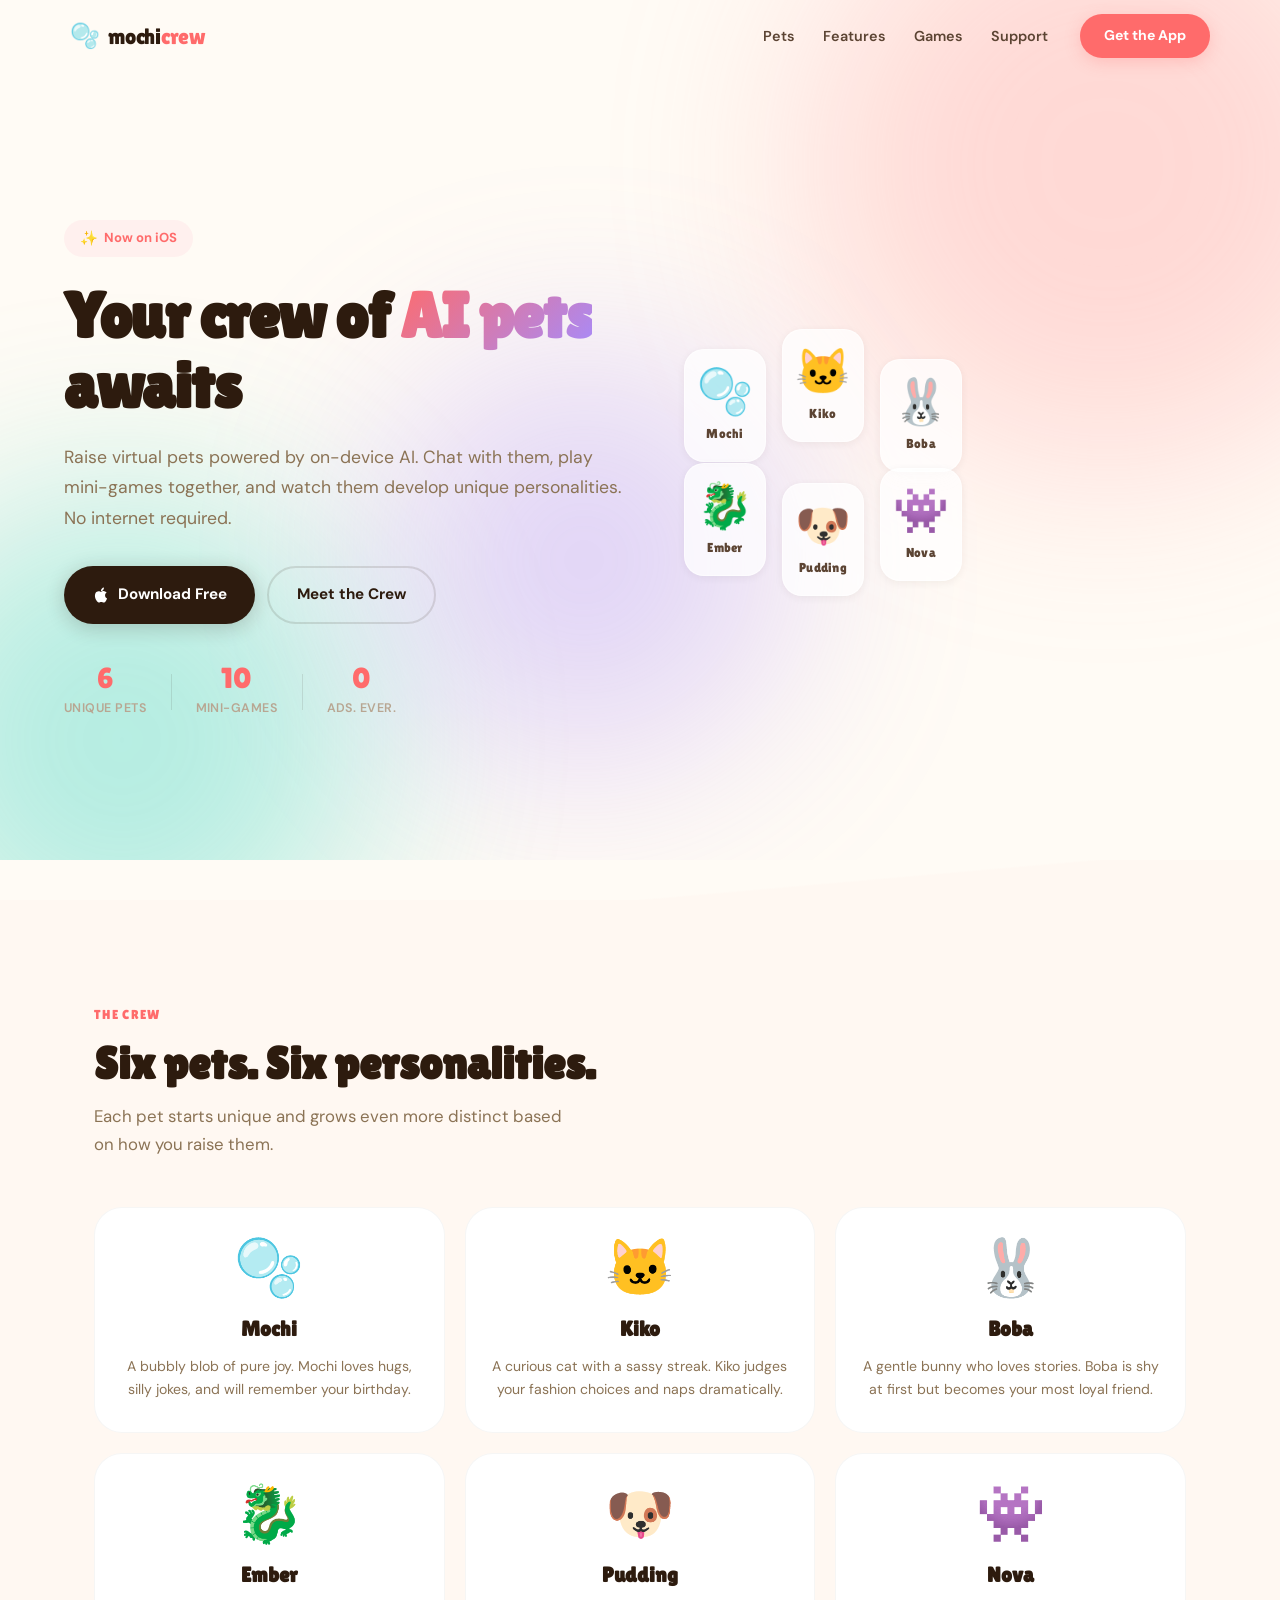
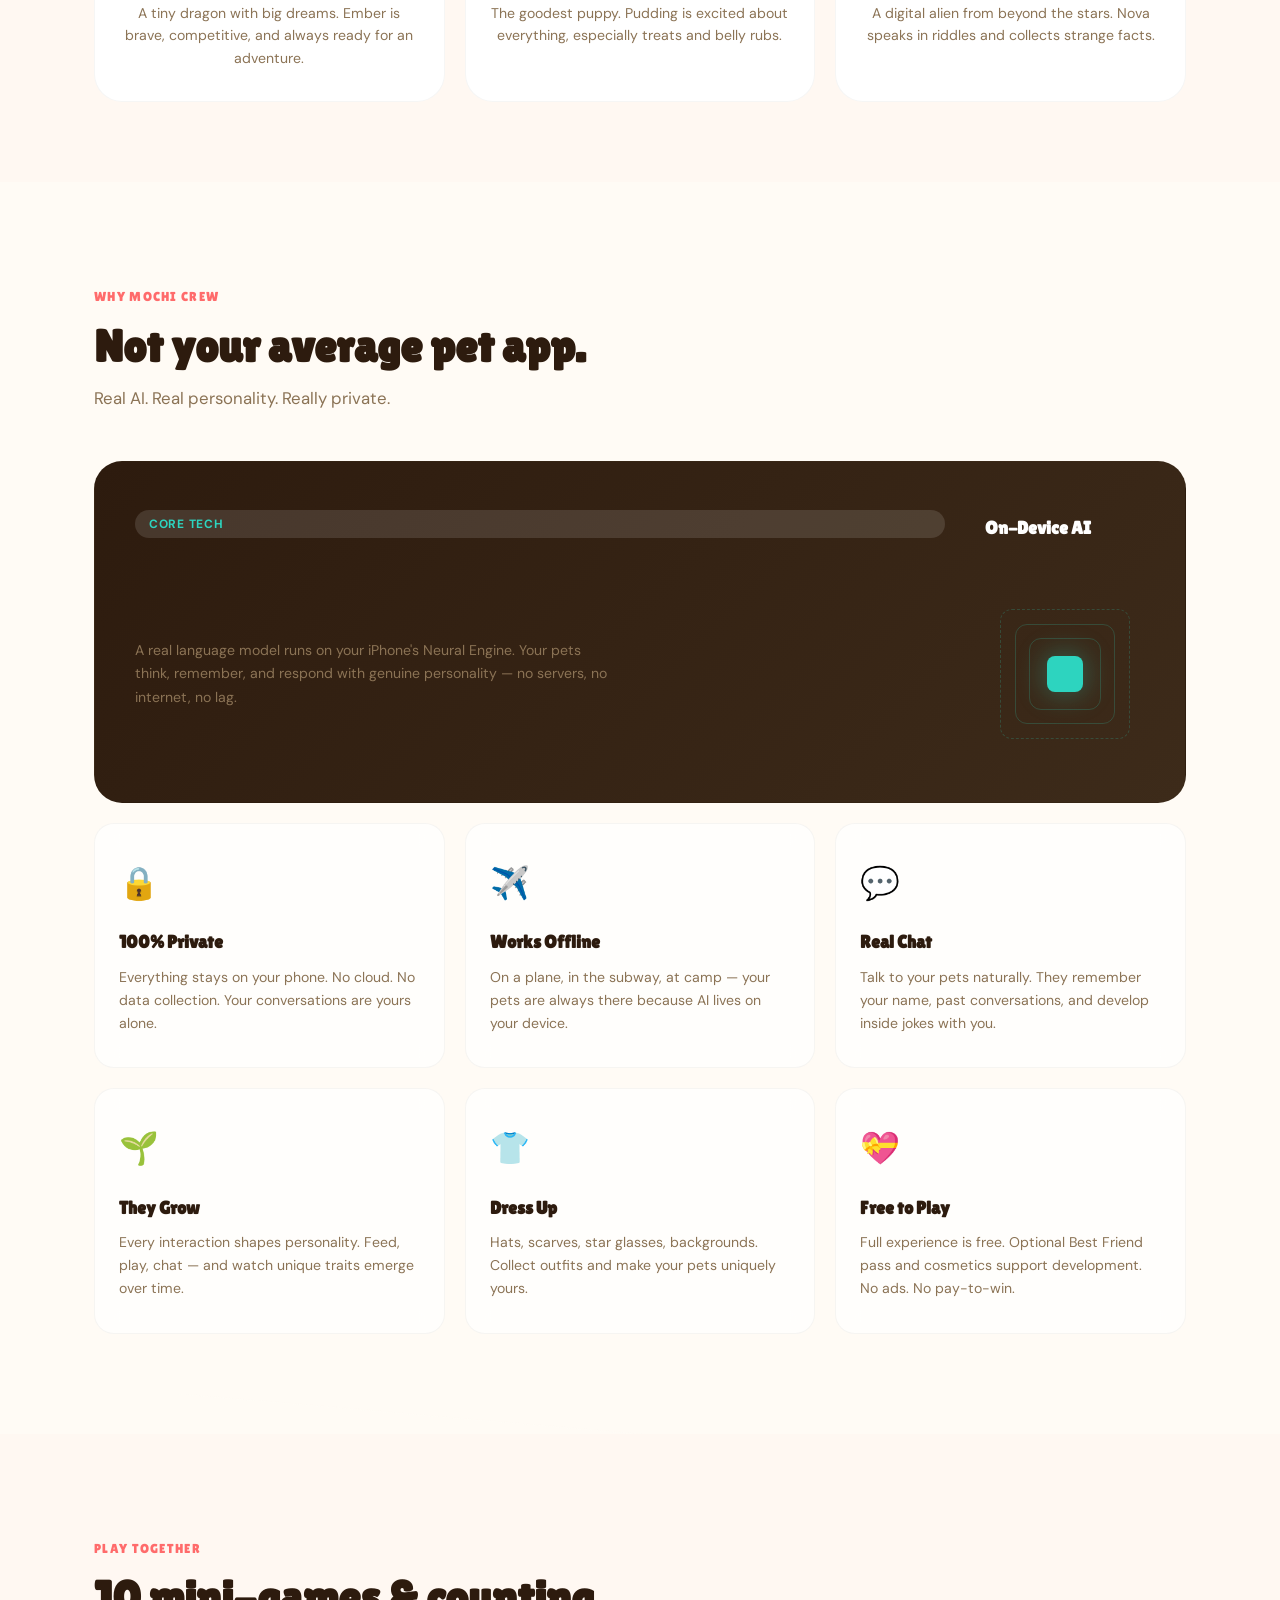
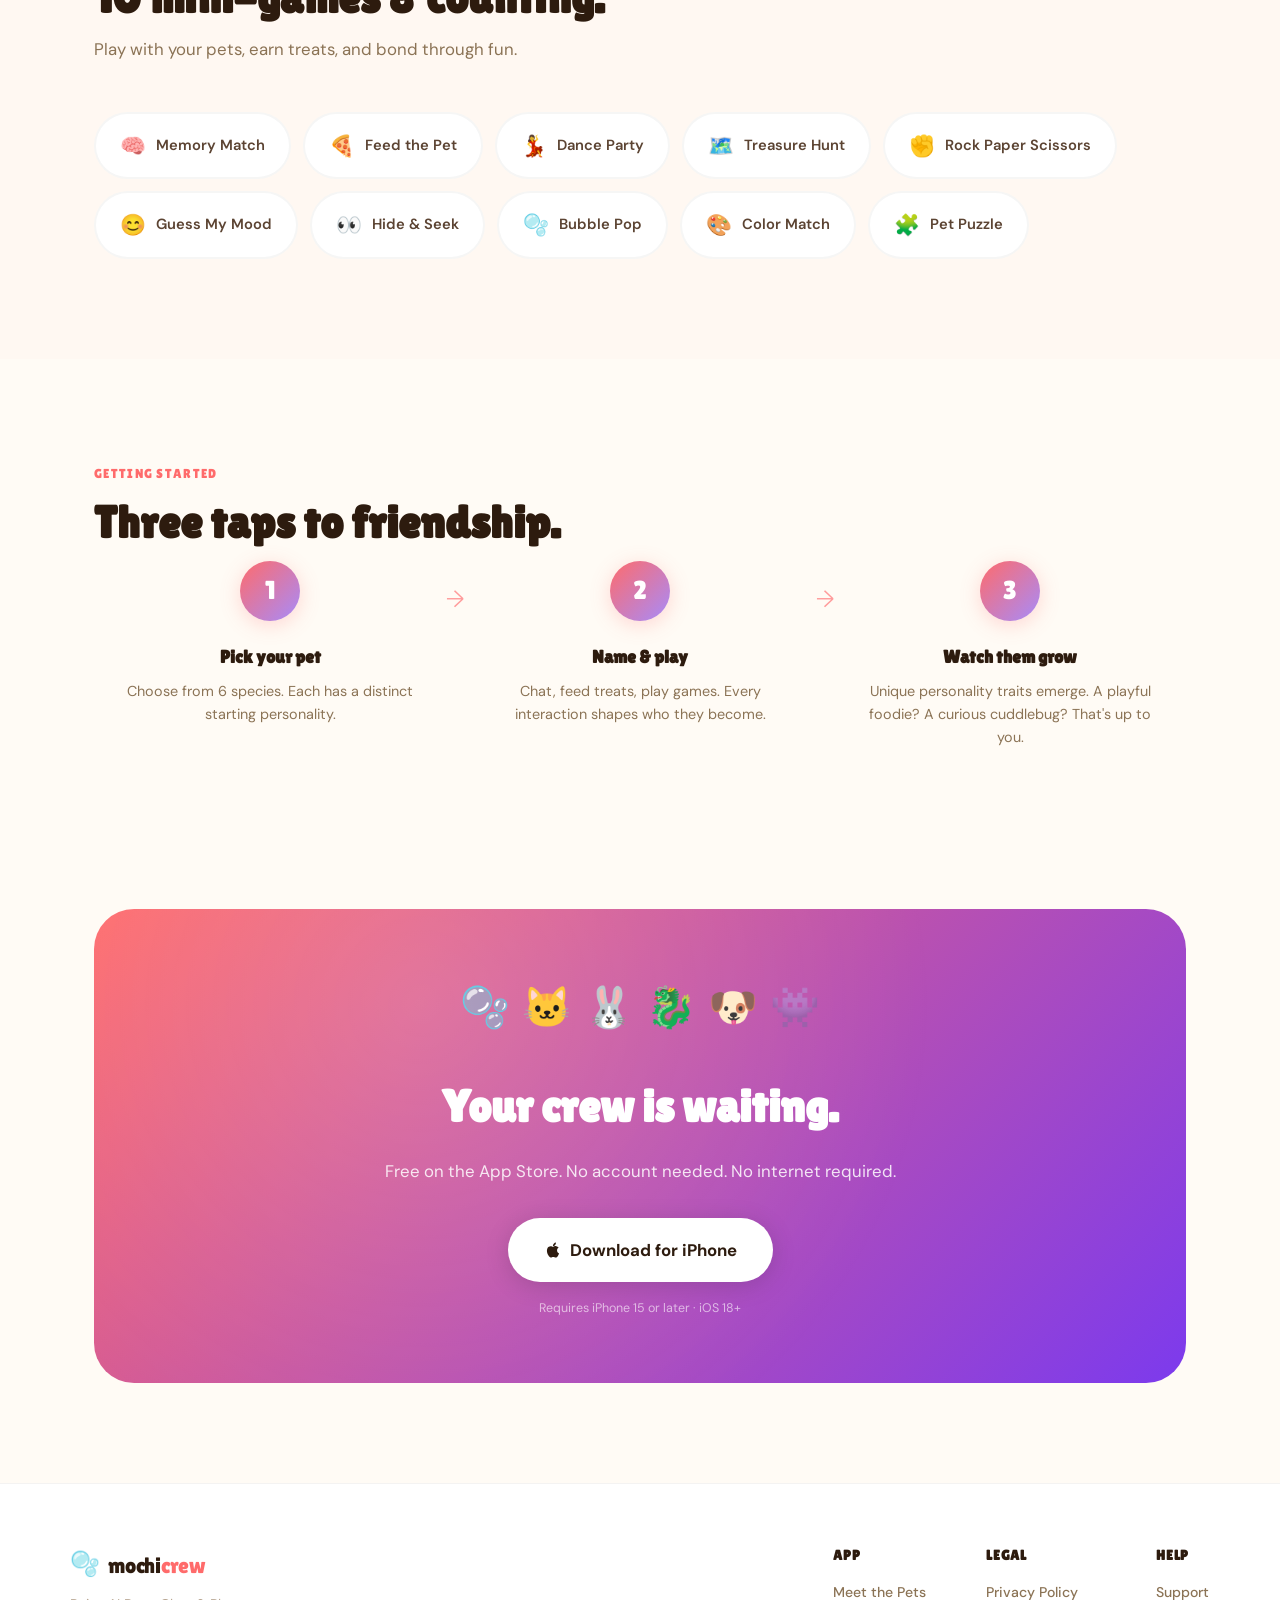
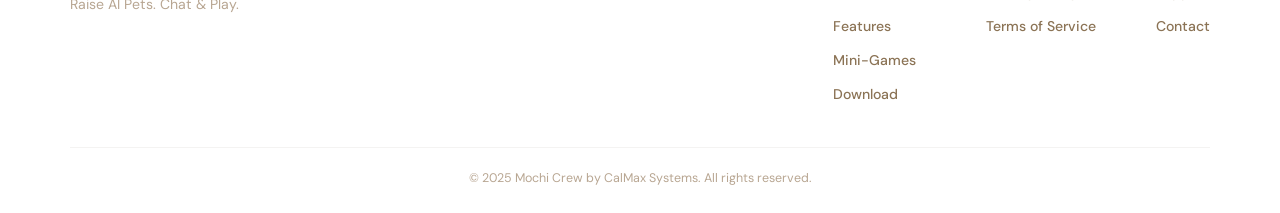
<file: index.html>
<!DOCTYPE html>
<html lang="en">
<head>
    <meta charset="UTF-8">
    <meta name="viewport" content="width=device-width, initial-scale=1.0">
    <title>Mochi Crew — Raise AI Pets · Chat & Play</title>
    <meta name="description" content="Meet your crew of AI-powered virtual pets. Chat, play mini-games, and watch them grow unique personalities — all powered by on-device AI. No internet needed.">
    <meta name="keywords" content="virtual pet, AI pet, mochi crew, iOS app, on-device AI, virtual companion, digital pet, tamagotchi, chat with pets">
    <meta property="og:title" content="Mochi Crew — Raise AI Pets · Chat & Play">
    <meta property="og:description" content="6 unique AI pets. 10 mini-games. Infinite personality. All on your iPhone.">
    <meta property="og:type" content="website">
    <meta property="og:url" content="https://mochicrew.com">
    <meta property="og:image" content="https://mochicrew.com/og-image.png">
    <meta name="twitter:card" content="summary_large_image">
    <link rel="canonical" href="https://mochicrew.com">
    <link rel="icon" type="image/png" href="/favicon.png">
    <link rel="apple-touch-icon" href="/apple-touch-icon.png">
    <link rel="preconnect" href="https://fonts.googleapis.com">
    <link rel="preconnect" href="https://fonts.gstatic.com" crossorigin>
    <link href="https://fonts.googleapis.com/css2?family=Lilita+One&family=DM+Sans:ital,opsz,wght@0,9..40,400;0,9..40,500;0,9..40,600;0,9..40,700;1,9..40,400&display=swap" rel="stylesheet">
    <link rel="stylesheet" href="/styles.css">
</head>
<body>
    <!-- Animated background -->
    <div class="bg-canvas" aria-hidden="true">
        <div class="bg-shape shape-1"></div>
        <div class="bg-shape shape-2"></div>
        <div class="bg-shape shape-3"></div>
    </div>

    <!-- Navigation -->
    <nav class="nav" id="nav">
        <div class="nav-inner">
            <a href="/" class="nav-logo">
                <span class="logo-icon">🫧</span>
                <span class="logo-text">mochi<span class="logo-accent">crew</span></span>
            </a>
            <div class="nav-links">
                <a href="#pets">Pets</a>
                <a href="#features">Features</a>
                <a href="#games">Games</a>
                <a href="/support.html">Support</a>
            </div>
            <a href="#download" class="nav-cta">Get the App</a>
            <button class="nav-mobile" aria-label="Menu" id="navToggle">
                <span></span><span></span><span></span>
            </button>
        </div>
        <div class="mobile-menu" id="mobileMenu">
            <a href="#pets">Pets</a>
            <a href="#features">Features</a>
            <a href="#games">Games</a>
            <a href="/support.html">Support</a>
            <a href="#download" class="nav-cta">Get the App</a>
        </div>
    </nav>

    <!-- Hero -->
    <section class="hero">
        <div class="hero-content">
            <div class="hero-badge">
                <span class="badge-icon">✨</span>
                Now on iOS
            </div>
            <h1 class="hero-title">
                Your crew of
                <span class="hero-gradient">AI pets</span>
                awaits
            </h1>
            <p class="hero-sub">
                Raise virtual pets powered by on-device AI. Chat with them, play mini-games together, and watch them develop unique personalities. No internet required.
            </p>
            <div class="hero-actions">
                <a href="#download" class="btn btn-primary">
                    <svg class="btn-icon" viewBox="0 0 24 24" fill="currentColor"><path d="M18.71 19.5c-.83 1.24-1.71 2.45-3.05 2.47-1.34.03-1.77-.79-3.29-.79-1.53 0-2 .77-3.27.82-1.31.05-2.3-1.32-3.14-2.53C4.25 17 2.94 12.45 4.7 9.39c.87-1.52 2.43-2.48 4.12-2.51 1.28-.02 2.5.87 3.29.87.78 0 2.26-1.07 3.8-.91.65.03 2.47.26 3.64 1.98-.09.06-2.17 1.28-2.15 3.81.03 3.02 2.65 4.03 2.68 4.04-.03.07-.42 1.44-1.38 2.83M13 3.5c.73-.83 1.94-1.46 2.94-1.5.13 1.17-.34 2.35-1.04 3.19-.69.85-1.83 1.51-2.95 1.42-.15-1.15.41-2.35 1.05-3.11z"/></svg>
                    Download Free
                </a>
                <a href="#pets" class="btn btn-outline">Meet the Crew</a>
            </div>
            <div class="hero-stats">
                <div class="stat">
                    <span class="stat-num">6</span>
                    <span class="stat-label">Unique Pets</span>
                </div>
                <div class="stat-divider"></div>
                <div class="stat">
                    <span class="stat-num">10</span>
                    <span class="stat-label">Mini-Games</span>
                </div>
                <div class="stat-divider"></div>
                <div class="stat">
                    <span class="stat-num">0</span>
                    <span class="stat-label">Ads. Ever.</span>
                </div>
            </div>
        </div>
        <div class="hero-pets" aria-hidden="true">
            <div class="pet-parade">
                <div class="pet-bubble pet-mochi" style="--delay: 0s; --y: 0px">
                    <span class="pet-emoji">🫧</span>
                    <span class="pet-name-tag">Mochi</span>
                </div>
                <div class="pet-bubble pet-kiko" style="--delay: 0.15s; --y: -20px">
                    <span class="pet-emoji">🐱</span>
                    <span class="pet-name-tag">Kiko</span>
                </div>
                <div class="pet-bubble pet-boba" style="--delay: 0.3s; --y: 10px">
                    <span class="pet-emoji">🐰</span>
                    <span class="pet-name-tag">Boba</span>
                </div>
                <div class="pet-bubble pet-ember" style="--delay: 0.45s; --y: -15px">
                    <span class="pet-emoji">🐉</span>
                    <span class="pet-name-tag">Ember</span>
                </div>
                <div class="pet-bubble pet-pudding" style="--delay: 0.6s; --y: 5px">
                    <span class="pet-emoji">🐶</span>
                    <span class="pet-name-tag">Pudding</span>
                </div>
                <div class="pet-bubble pet-nova" style="--delay: 0.75s; --y: -10px">
                    <span class="pet-emoji">👾</span>
                    <span class="pet-name-tag">Nova</span>
                </div>
            </div>
        </div>
    </section>

    <!-- Diagonal divider -->
    <div class="divider divider-1" aria-hidden="true"></div>

    <!-- Meet the Crew -->
    <section class="pets-section" id="pets">
        <div class="container">
            <div class="section-tag">The Crew</div>
            <h2 class="section-title">Six pets. Six personalities.</h2>
            <p class="section-sub">Each pet starts unique and grows even more distinct based on how you raise them.</p>

            <div class="pets-grid">
                <div class="pet-card" style="--accent: #FF8FAB">
                    <div class="pet-card-emoji">🫧</div>
                    <div class="pet-card-info">
                        <h3>Mochi</h3>
                        <p>A bubbly blob of pure joy. Mochi loves hugs, silly jokes, and will remember your birthday.</p>
                    </div>
                    <div class="pet-card-glow"></div>
                </div>
                <div class="pet-card" style="--accent: #A78BFA">
                    <div class="pet-card-emoji">🐱</div>
                    <div class="pet-card-info">
                        <h3>Kiko</h3>
                        <p>A curious cat with a sassy streak. Kiko judges your fashion choices and naps dramatically.</p>
                    </div>
                    <div class="pet-card-glow"></div>
                </div>
                <div class="pet-card" style="--accent: #FB923C">
                    <div class="pet-card-emoji">🐰</div>
                    <div class="pet-card-info">
                        <h3>Boba</h3>
                        <p>A gentle bunny who loves stories. Boba is shy at first but becomes your most loyal friend.</p>
                    </div>
                    <div class="pet-card-glow"></div>
                </div>
                <div class="pet-card" style="--accent: #F87171">
                    <div class="pet-card-emoji">🐉</div>
                    <div class="pet-card-info">
                        <h3>Ember</h3>
                        <p>A tiny dragon with big dreams. Ember is brave, competitive, and always ready for an adventure.</p>
                    </div>
                    <div class="pet-card-glow"></div>
                </div>
                <div class="pet-card" style="--accent: #FBBF24">
                    <div class="pet-card-emoji">🐶</div>
                    <div class="pet-card-info">
                        <h3>Pudding</h3>
                        <p>The goodest puppy. Pudding is excited about everything, especially treats and belly rubs.</p>
                    </div>
                    <div class="pet-card-glow"></div>
                </div>
                <div class="pet-card" style="--accent: #34D399">
                    <div class="pet-card-emoji">👾</div>
                    <div class="pet-card-info">
                        <h3>Nova</h3>
                        <p>A digital alien from beyond the stars. Nova speaks in riddles and collects strange facts.</p>
                    </div>
                    <div class="pet-card-glow"></div>
                </div>
            </div>
        </div>
    </section>

    <!-- Features -->
    <section class="features-section" id="features">
        <div class="container">
            <div class="section-tag">Why Mochi Crew</div>
            <h2 class="section-title">Not your average pet app.</h2>
            <p class="section-sub">Real AI. Real personality. Really private.</p>

            <div class="features-grid">
                <div class="feature-card feature-hero-card">
                    <div class="feature-badge">Core Tech</div>
                    <h3>On-Device AI</h3>
                    <p>A real language model runs on your iPhone's Neural Engine. Your pets think, remember, and respond with genuine personality — no servers, no internet, no lag.</p>
                    <div class="feature-visual">
                        <div class="ai-chip">
                            <div class="chip-core"></div>
                            <div class="chip-ring ring-1"></div>
                            <div class="chip-ring ring-2"></div>
                            <div class="chip-ring ring-3"></div>
                        </div>
                    </div>
                </div>
                <div class="feature-card">
                    <div class="feature-icon">🔒</div>
                    <h3>100% Private</h3>
                    <p>Everything stays on your phone. No cloud. No data collection. Your conversations are yours alone.</p>
                </div>
                <div class="feature-card">
                    <div class="feature-icon">✈️</div>
                    <h3>Works Offline</h3>
                    <p>On a plane, in the subway, at camp — your pets are always there because AI lives on your device.</p>
                </div>
                <div class="feature-card">
                    <div class="feature-icon">💬</div>
                    <h3>Real Chat</h3>
                    <p>Talk to your pets naturally. They remember your name, past conversations, and develop inside jokes with you.</p>
                </div>
                <div class="feature-card">
                    <div class="feature-icon">🌱</div>
                    <h3>They Grow</h3>
                    <p>Every interaction shapes personality. Feed, play, chat — and watch unique traits emerge over time.</p>
                </div>
                <div class="feature-card">
                    <div class="feature-icon">👕</div>
                    <h3>Dress Up</h3>
                    <p>Hats, scarves, star glasses, backgrounds. Collect outfits and make your pets uniquely yours.</p>
                </div>
                <div class="feature-card">
                    <div class="feature-icon">💝</div>
                    <h3>Free to Play</h3>
                    <p>Full experience is free. Optional Best Friend pass and cosmetics support development. No ads. No pay-to-win.</p>
                </div>
            </div>
        </div>
    </section>

    <!-- Diagonal divider -->
    <div class="divider divider-2" aria-hidden="true"></div>

    <!-- Mini-Games -->
    <section class="games-section" id="games">
        <div class="container">
            <div class="section-tag">Play Together</div>
            <h2 class="section-title">10 mini-games & counting.</h2>
            <p class="section-sub">Play with your pets, earn treats, and bond through fun.</p>

            <div class="games-scroll">
                <div class="game-pill" style="--pill-color: #A78BFA">
                    <span class="game-icon">🧠</span>
                    <span>Memory Match</span>
                </div>
                <div class="game-pill" style="--pill-color: #FB923C">
                    <span class="game-icon">🍕</span>
                    <span>Feed the Pet</span>
                </div>
                <div class="game-pill" style="--pill-color: #F472B6">
                    <span class="game-icon">💃</span>
                    <span>Dance Party</span>
                </div>
                <div class="game-pill" style="--pill-color: #FBBF24">
                    <span class="game-icon">🗺️</span>
                    <span>Treasure Hunt</span>
                </div>
                <div class="game-pill" style="--pill-color: #60A5FA">
                    <span class="game-icon">✊</span>
                    <span>Rock Paper Scissors</span>
                </div>
                <div class="game-pill" style="--pill-color: #34D399">
                    <span class="game-icon">😊</span>
                    <span>Guess My Mood</span>
                </div>
                <div class="game-pill" style="--pill-color: #4ADE80">
                    <span class="game-icon">👀</span>
                    <span>Hide & Seek</span>
                </div>
                <div class="game-pill" style="--pill-color: #22D3EE">
                    <span class="game-icon">🫧</span>
                    <span>Bubble Pop</span>
                </div>
                <div class="game-pill" style="--pill-color: #818CF8">
                    <span class="game-icon">🎨</span>
                    <span>Color Match</span>
                </div>
                <div class="game-pill" style="--pill-color: #2DD4BF">
                    <span class="game-icon">🧩</span>
                    <span>Pet Puzzle</span>
                </div>
            </div>
        </div>
    </section>

    <!-- How It Works -->
    <section class="how-section">
        <div class="container">
            <div class="section-tag">Getting Started</div>
            <h2 class="section-title">Three taps to friendship.</h2>

            <div class="steps-row">
                <div class="step-card">
                    <div class="step-num">1</div>
                    <h3>Pick your pet</h3>
                    <p>Choose from 6 species. Each has a distinct starting personality.</p>
                </div>
                <div class="step-arrow" aria-hidden="true">→</div>
                <div class="step-card">
                    <div class="step-num">2</div>
                    <h3>Name & play</h3>
                    <p>Chat, feed treats, play games. Every interaction shapes who they become.</p>
                </div>
                <div class="step-arrow" aria-hidden="true">→</div>
                <div class="step-card">
                    <div class="step-num">3</div>
                    <h3>Watch them grow</h3>
                    <p>Unique personality traits emerge. A playful foodie? A curious cuddlebug? That's up to you.</p>
                </div>
            </div>
        </div>
    </section>

    <!-- Download CTA -->
    <section class="cta-section" id="download">
        <div class="container">
            <div class="cta-card">
                <div class="cta-pets" aria-hidden="true">
                    <span style="--i:0">🫧</span>
                    <span style="--i:1">🐱</span>
                    <span style="--i:2">🐰</span>
                    <span style="--i:3">🐉</span>
                    <span style="--i:4">🐶</span>
                    <span style="--i:5">👾</span>
                </div>
                <h2>Your crew is waiting.</h2>
                <p>Free on the App Store. No account needed. No internet required.</p>
                <a href="https://apps.apple.com/app/mochi-crew/id6760602312" class="btn btn-primary btn-lg">
                    <svg class="btn-icon" viewBox="0 0 24 24" fill="currentColor"><path d="M18.71 19.5c-.83 1.24-1.71 2.45-3.05 2.47-1.34.03-1.77-.79-3.29-.79-1.53 0-2 .77-3.27.82-1.31.05-2.3-1.32-3.14-2.53C4.25 17 2.94 12.45 4.7 9.39c.87-1.52 2.43-2.48 4.12-2.51 1.28-.02 2.5.87 3.29.87.78 0 2.26-1.07 3.8-.91.65.03 2.47.26 3.64 1.98-.09.06-2.17 1.28-2.15 3.81.03 3.02 2.65 4.03 2.68 4.04-.03.07-.42 1.44-1.38 2.83M13 3.5c.73-.83 1.94-1.46 2.94-1.5.13 1.17-.34 2.35-1.04 3.19-.69.85-1.83 1.51-2.95 1.42-.15-1.15.41-2.35 1.05-3.11z"/></svg>
                    Download for iPhone
                </a>
                <span class="cta-note">Requires iPhone 15 or later · iOS 18+</span>
            </div>
        </div>
    </section>

    <!-- Footer -->
    <footer class="footer">
        <div class="footer-inner">
            <div class="footer-brand">
                <a href="/" class="nav-logo">
                    <span class="logo-icon">🫧</span>
                    <span class="logo-text">mochi<span class="logo-accent">crew</span></span>
                </a>
                <p>Raise AI Pets. Chat & Play.</p>
            </div>
            <div class="footer-links">
                <div class="footer-col">
                    <h4>App</h4>
                    <a href="#pets">Meet the Pets</a>
                    <a href="#features">Features</a>
                    <a href="#games">Mini-Games</a>
                    <a href="#download">Download</a>
                </div>
                <div class="footer-col">
                    <h4>Legal</h4>
                    <a href="/privacy.html">Privacy Policy</a>
                    <a href="/terms.html">Terms of Service</a>
                </div>
                <div class="footer-col">
                    <h4>Help</h4>
                    <a href="/support.html">Support</a>
                    <a href="mailto:support@mochicrew.com">Contact</a>
                </div>
            </div>
        </div>
        <div class="footer-bottom">
            <p>&copy; 2025 Mochi Crew by CalMax Systems. All rights reserved.</p>
        </div>
    </footer>

    <script src="/script.js"></script>
</body>
</html>
</file>
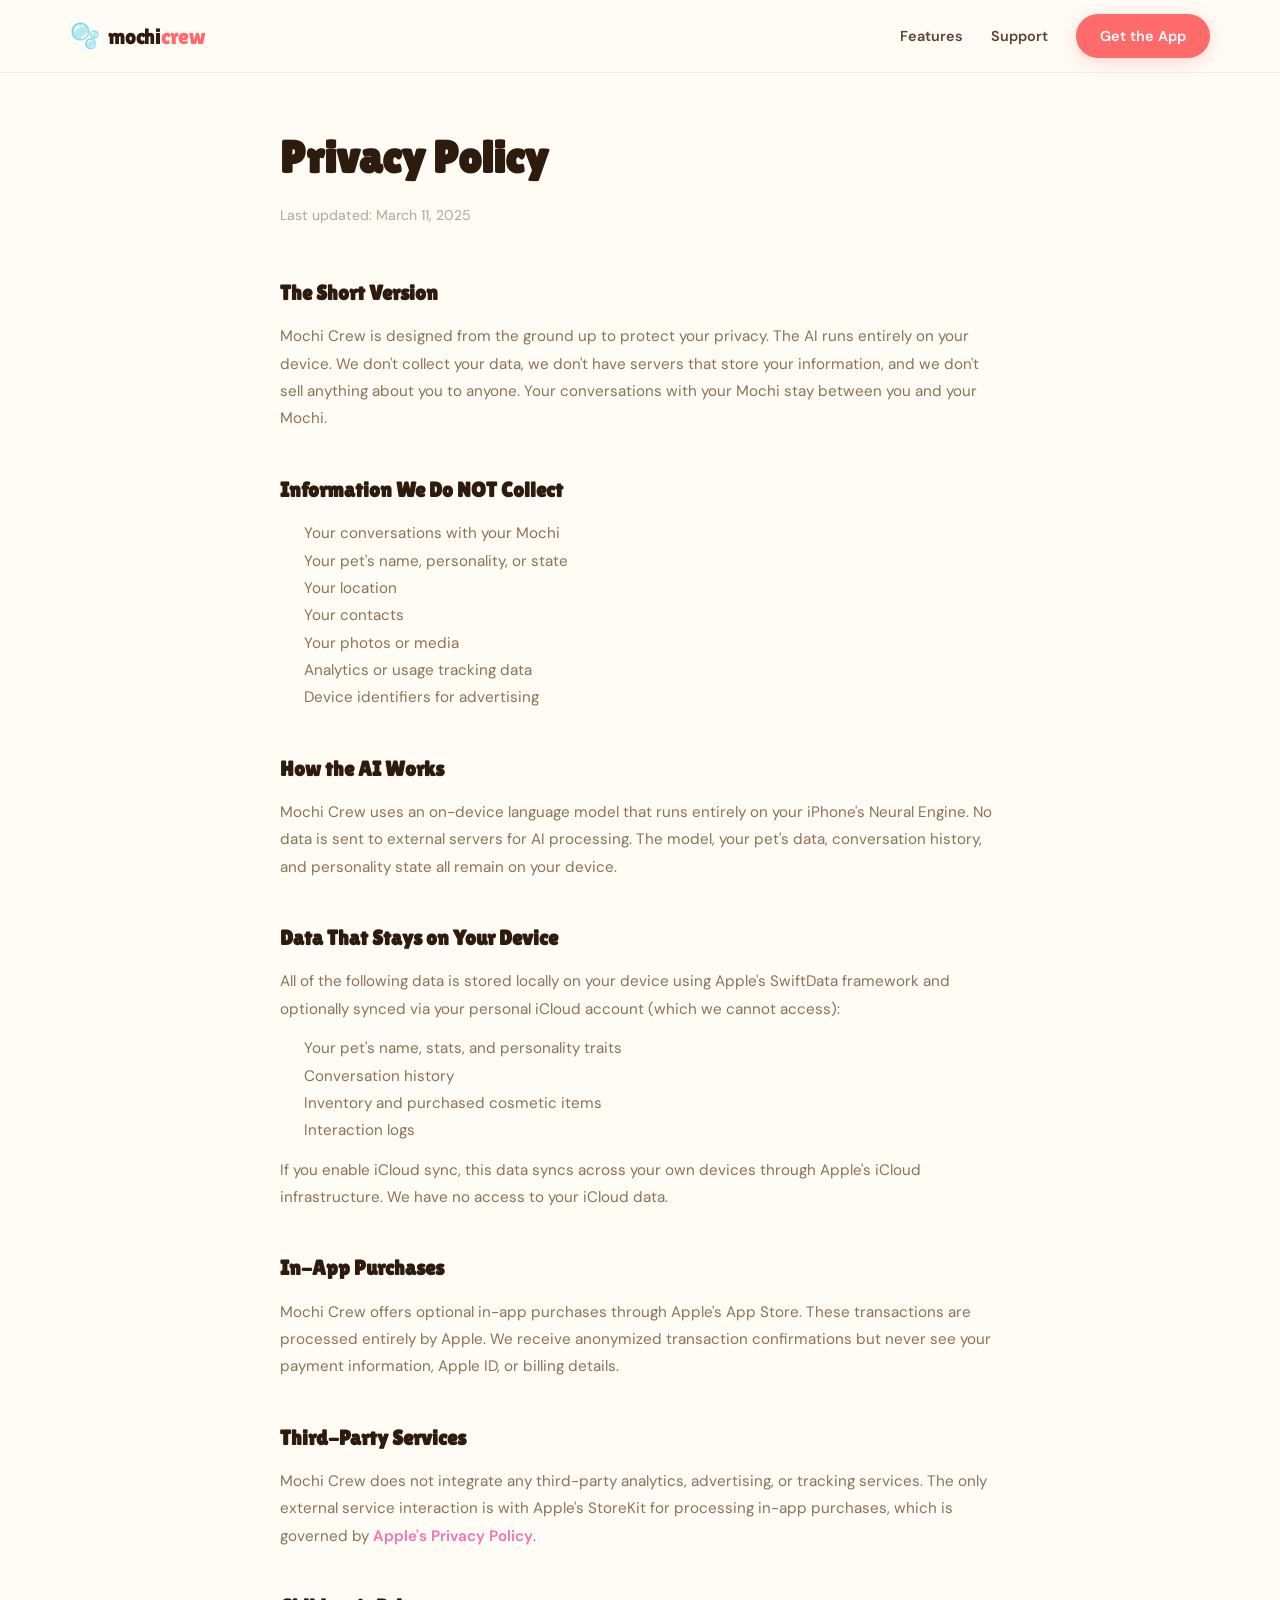
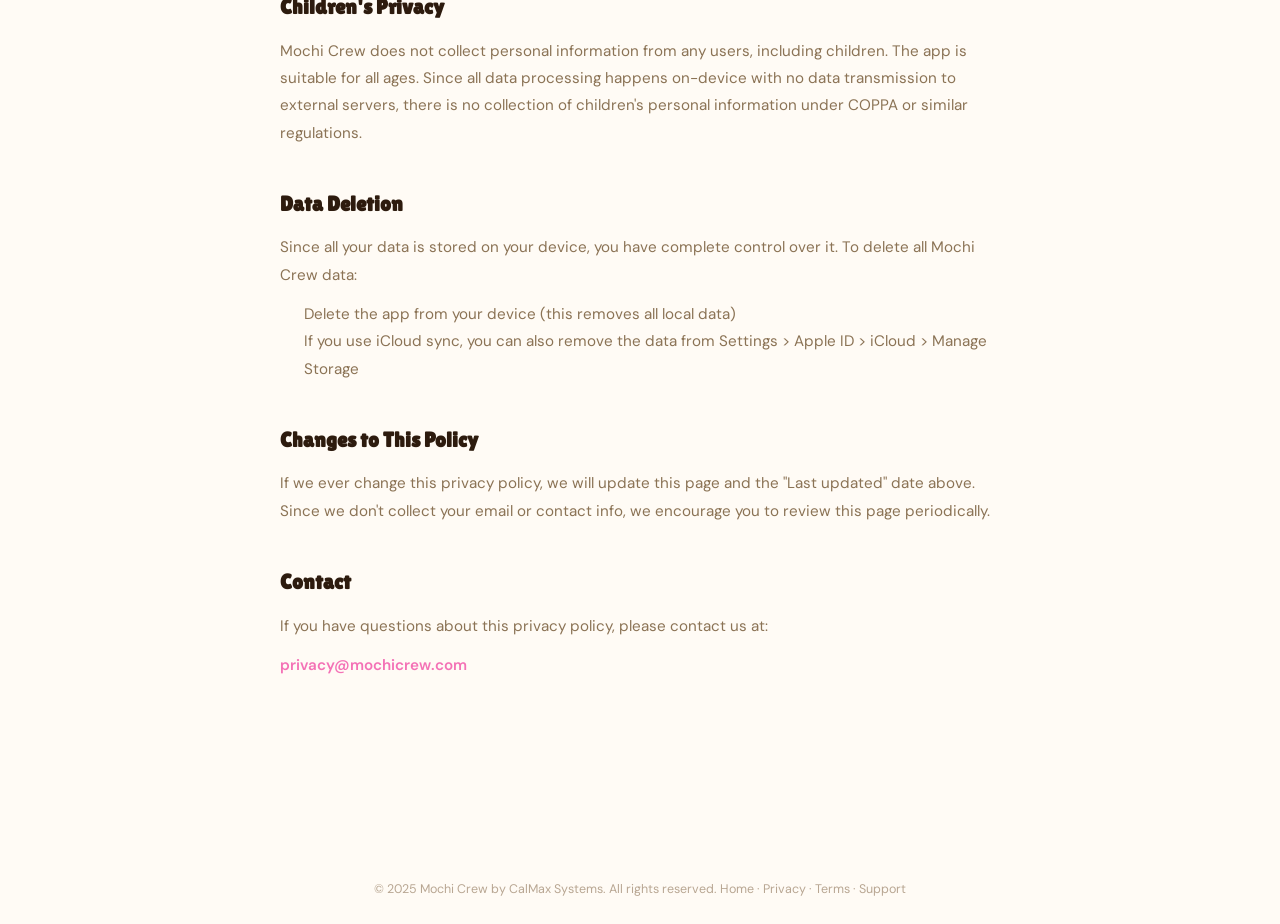
<file: privacy.html>
<!DOCTYPE html>
<html lang="en">
<head>
    <meta charset="UTF-8">
    <meta name="viewport" content="width=device-width, initial-scale=1.0">
    <title>Privacy Policy — Mochi Crew</title>
    <meta name="description" content="Mochi Crew Privacy Policy. Your data stays on your device. Always.">
    <link rel="canonical" href="https://mochicrew.com/privacy">
    <link rel="icon" type="image/png" href="/favicon.png">
    <link rel="preconnect" href="https://fonts.googleapis.com">
    <link rel="preconnect" href="https://fonts.gstatic.com" crossorigin>
    <link href="https://fonts.googleapis.com/css2?family=Lilita+One&family=DM+Sans:ital,opsz,wght@0,9..40,400;0,9..40,500;0,9..40,600;0,9..40,700;1,9..40,400&display=swap" rel="stylesheet">
    <link rel="stylesheet" href="/styles.css">
    <link rel="stylesheet" href="/legal.css">
</head>
<body>

    <nav class="nav scrolled">
        <div class="nav-inner">
            <a href="/" class="nav-logo">
                <span class="logo-icon">🫧</span><span class="logo-text">mochi<span class="logo-accent">crew</span></span>
            </a>
            <div class="nav-links">
                <a href="/#features">Features</a>
                <a href="/support.html">Support</a>
                <a href="/#download" class="nav-cta">Get the App</a>
            </div>
        </div>
    </nav>

    <main class="legal-page">
        <div class="legal-inner">
            <h1>Privacy Policy</h1>
            <p class="legal-updated">Last updated: March 11, 2025</p>

            <section>
                <h2>The Short Version</h2>
                <p>Mochi Crew is designed from the ground up to protect your privacy. The AI runs entirely on your device. We don't collect your data, we don't have servers that store your information, and we don't sell anything about you to anyone. Your conversations with your Mochi stay between you and your Mochi.</p>
            </section>

            <section>
                <h2>Information We Do NOT Collect</h2>
                <ul>
                    <li>Your conversations with your Mochi</li>
                    <li>Your pet's name, personality, or state</li>
                    <li>Your location</li>
                    <li>Your contacts</li>
                    <li>Your photos or media</li>
                    <li>Analytics or usage tracking data</li>
                    <li>Device identifiers for advertising</li>
                </ul>
            </section>

            <section>
                <h2>How the AI Works</h2>
                <p>Mochi Crew uses an on-device language model that runs entirely on your iPhone's Neural Engine. No data is sent to external servers for AI processing. The model, your pet's data, conversation history, and personality state all remain on your device.</p>
            </section>

            <section>
                <h2>Data That Stays on Your Device</h2>
                <p>All of the following data is stored locally on your device using Apple's SwiftData framework and optionally synced via your personal iCloud account (which we cannot access):</p>
                <ul>
                    <li>Your pet's name, stats, and personality traits</li>
                    <li>Conversation history</li>
                    <li>Inventory and purchased cosmetic items</li>
                    <li>Interaction logs</li>
                </ul>
                <p>If you enable iCloud sync, this data syncs across your own devices through Apple's iCloud infrastructure. We have no access to your iCloud data.</p>
            </section>

            <section>
                <h2>In-App Purchases</h2>
                <p>Mochi Crew offers optional in-app purchases through Apple's App Store. These transactions are processed entirely by Apple. We receive anonymized transaction confirmations but never see your payment information, Apple ID, or billing details.</p>
            </section>

            <section>
                <h2>Third-Party Services</h2>
                <p>Mochi Crew does not integrate any third-party analytics, advertising, or tracking services. The only external service interaction is with Apple's StoreKit for processing in-app purchases, which is governed by <a href="https://www.apple.com/legal/privacy/" target="_blank" rel="noopener">Apple's Privacy Policy</a>.</p>
            </section>

            <section>
                <h2>Children's Privacy</h2>
                <p>Mochi Crew does not collect personal information from any users, including children. The app is suitable for all ages. Since all data processing happens on-device with no data transmission to external servers, there is no collection of children's personal information under COPPA or similar regulations.</p>
            </section>

            <section>
                <h2>Data Deletion</h2>
                <p>Since all your data is stored on your device, you have complete control over it. To delete all Mochi Crew data:</p>
                <ul>
                    <li>Delete the app from your device (this removes all local data)</li>
                    <li>If you use iCloud sync, you can also remove the data from Settings &gt; Apple ID &gt; iCloud &gt; Manage Storage</li>
                </ul>
            </section>

            <section>
                <h2>Changes to This Policy</h2>
                <p>If we ever change this privacy policy, we will update this page and the "Last updated" date above. Since we don't collect your email or contact info, we encourage you to review this page periodically.</p>
            </section>

            <section>
                <h2>Contact</h2>
                <p>If you have questions about this privacy policy, please contact us at:</p>
                <p><a href="mailto:privacy@mochicrew.com">privacy@mochicrew.com</a></p>
            </section>
        </div>
    </main>

    <footer class="footer">
        <div class="footer-bottom">
            <p>&copy; 2025 Mochi Crew by CalMax Systems. All rights reserved. <a href="/">Home</a> &middot; <a href="/privacy.html">Privacy</a> &middot; <a href="/terms.html">Terms</a> &middot; <a href="/support.html">Support</a></p>
        </div>
    </footer>
</body>
</html>
</file>
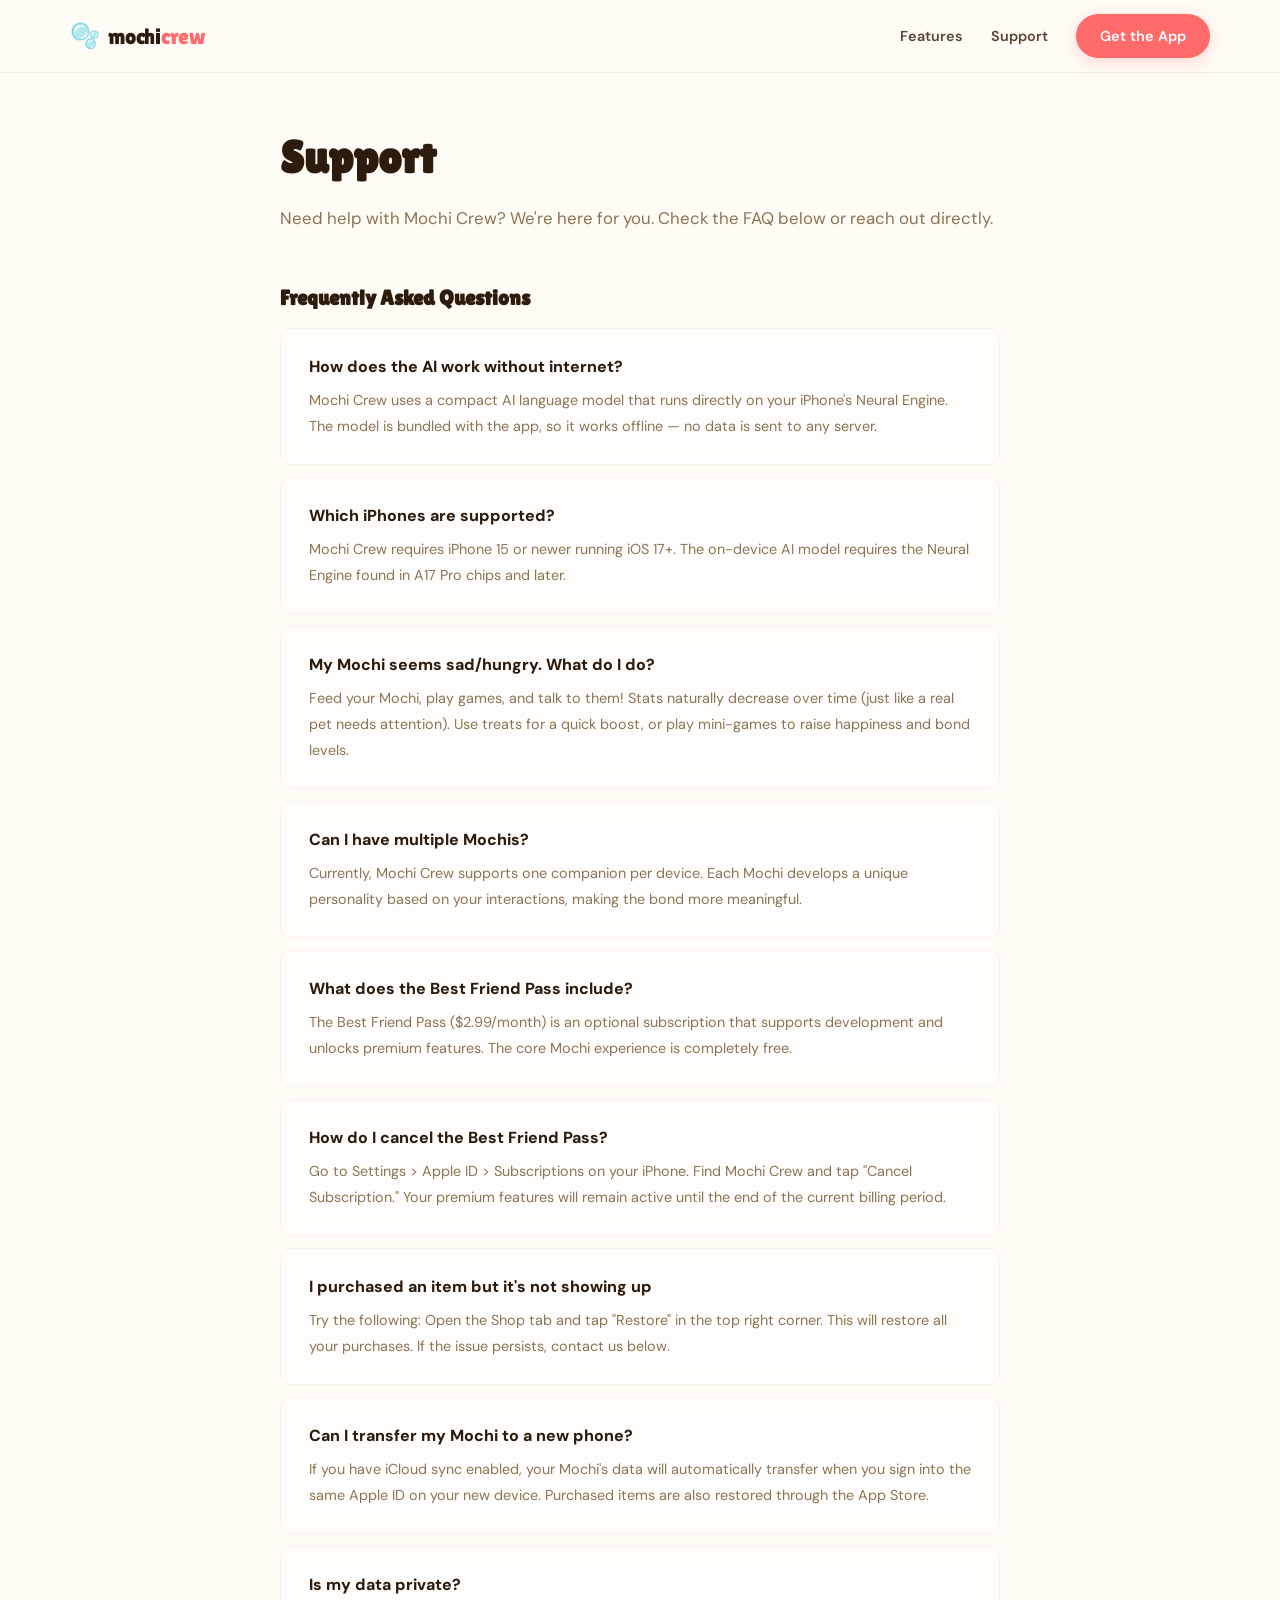
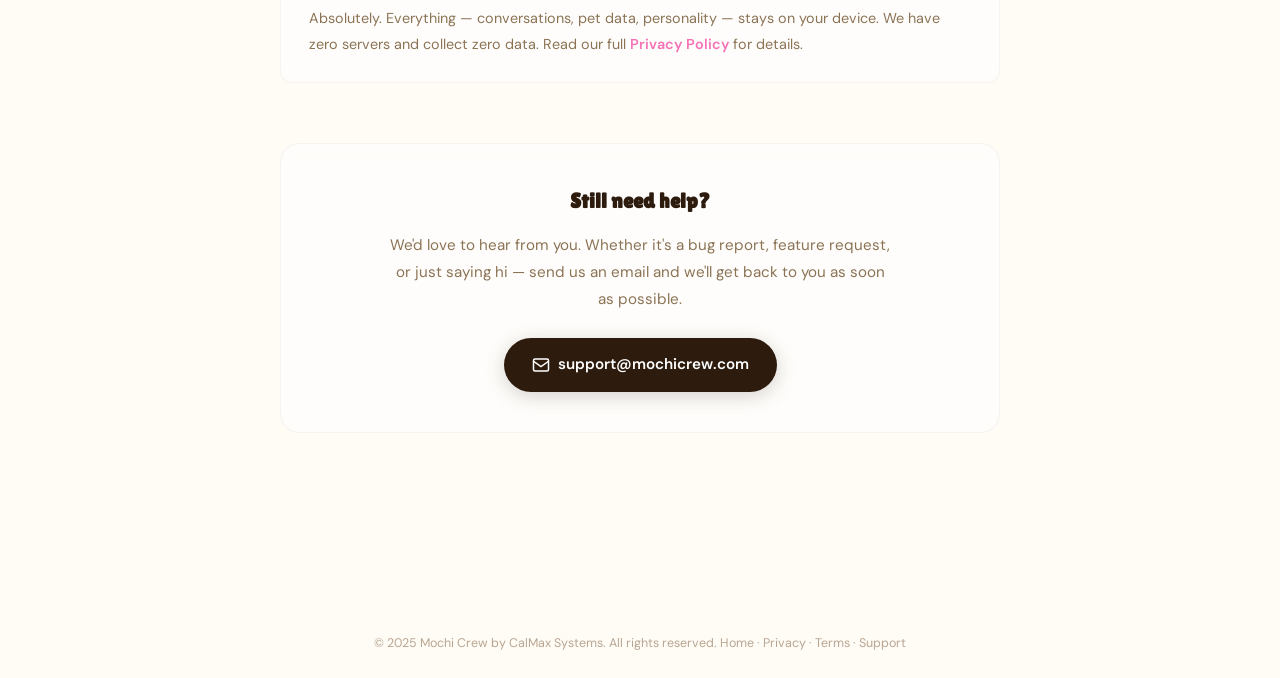
<file: support.html>
<!DOCTYPE html>
<html lang="en">
<head>
    <meta charset="UTF-8">
    <meta name="viewport" content="width=device-width, initial-scale=1.0">
    <title>Support — Mochi Crew</title>
    <meta name="description" content="Get help with Mochi Crew. FAQ, troubleshooting, and contact information.">
    <link rel="canonical" href="https://mochicrew.com/support">
    <link rel="icon" type="image/png" href="/favicon.png">
    <link rel="preconnect" href="https://fonts.googleapis.com">
    <link rel="preconnect" href="https://fonts.gstatic.com" crossorigin>
    <link href="https://fonts.googleapis.com/css2?family=Lilita+One&family=DM+Sans:ital,opsz,wght@0,9..40,400;0,9..40,500;0,9..40,600;0,9..40,700;1,9..40,400&display=swap" rel="stylesheet">
    <link rel="stylesheet" href="/styles.css">
    <link rel="stylesheet" href="/legal.css">
</head>
<body>

    <nav class="nav scrolled">
        <div class="nav-inner">
            <a href="/" class="nav-logo">
                <span class="logo-icon">🫧</span><span class="logo-text">mochi<span class="logo-accent">crew</span></span>
            </a>
            <div class="nav-links">
                <a href="/#features">Features</a>
                <a href="/support.html">Support</a>
                <a href="/#download" class="nav-cta">Get the App</a>
            </div>
        </div>
    </nav>

    <main class="legal-page support-page">
        <div class="legal-inner">
            <h1>Support</h1>
            <p class="support-intro">Need help with Mochi Crew? We're here for you. Check the FAQ below or reach out directly.</p>

            <section class="faq-section">
                <h2>Frequently Asked Questions</h2>

                <div class="faq-item">
                    <h3>How does the AI work without internet?</h3>
                    <p>Mochi Crew uses a compact AI language model that runs directly on your iPhone's Neural Engine. The model is bundled with the app, so it works offline — no data is sent to any server.</p>
                </div>

                <div class="faq-item">
                    <h3>Which iPhones are supported?</h3>
                    <p>Mochi Crew requires iPhone 15 or newer running iOS 17+. The on-device AI model requires the Neural Engine found in A17 Pro chips and later.</p>
                </div>

                <div class="faq-item">
                    <h3>My Mochi seems sad/hungry. What do I do?</h3>
                    <p>Feed your Mochi, play games, and talk to them! Stats naturally decrease over time (just like a real pet needs attention). Use treats for a quick boost, or play mini-games to raise happiness and bond levels.</p>
                </div>

                <div class="faq-item">
                    <h3>Can I have multiple Mochis?</h3>
                    <p>Currently, Mochi Crew supports one companion per device. Each Mochi develops a unique personality based on your interactions, making the bond more meaningful.</p>
                </div>

                <div class="faq-item">
                    <h3>What does the Best Friend Pass include?</h3>
                    <p>The Best Friend Pass ($2.99/month) is an optional subscription that supports development and unlocks premium features. The core Mochi experience is completely free.</p>
                </div>

                <div class="faq-item">
                    <h3>How do I cancel the Best Friend Pass?</h3>
                    <p>Go to Settings &gt; Apple ID &gt; Subscriptions on your iPhone. Find Mochi Crew and tap "Cancel Subscription." Your premium features will remain active until the end of the current billing period.</p>
                </div>

                <div class="faq-item">
                    <h3>I purchased an item but it's not showing up</h3>
                    <p>Try the following: Open the Shop tab and tap "Restore" in the top right corner. This will restore all your purchases. If the issue persists, contact us below.</p>
                </div>

                <div class="faq-item">
                    <h3>Can I transfer my Mochi to a new phone?</h3>
                    <p>If you have iCloud sync enabled, your Mochi's data will automatically transfer when you sign into the same Apple ID on your new device. Purchased items are also restored through the App Store.</p>
                </div>

                <div class="faq-item">
                    <h3>Is my data private?</h3>
                    <p>Absolutely. Everything — conversations, pet data, personality — stays on your device. We have zero servers and collect zero data. Read our full <a href="/privacy.html">Privacy Policy</a> for details.</p>
                </div>
            </section>

            <section class="contact-section">
                <h2>Still need help?</h2>
                <p>We'd love to hear from you. Whether it's a bug report, feature request, or just saying hi — send us an email and we'll get back to you as soon as possible.</p>
                <a href="mailto:support@mochicrew.com" class="btn btn-primary contact-btn">
                    <svg width="18" height="18" viewBox="0 0 24 24" fill="none" stroke="currentColor" stroke-width="2"><rect x="2" y="4" width="20" height="16" rx="2"/><path d="M22 7l-10 7L2 7"/></svg>
                    support@mochicrew.com
                </a>
            </section>
        </div>
    </main>

    <footer class="footer">
        <div class="footer-bottom">
            <p>&copy; 2025 Mochi Crew by CalMax Systems. All rights reserved. <a href="/">Home</a> &middot; <a href="/privacy.html">Privacy</a> &middot; <a href="/terms.html">Terms</a> &middot; <a href="/support.html">Support</a></p>
        </div>
    </footer>
</body>
</html>
</file>
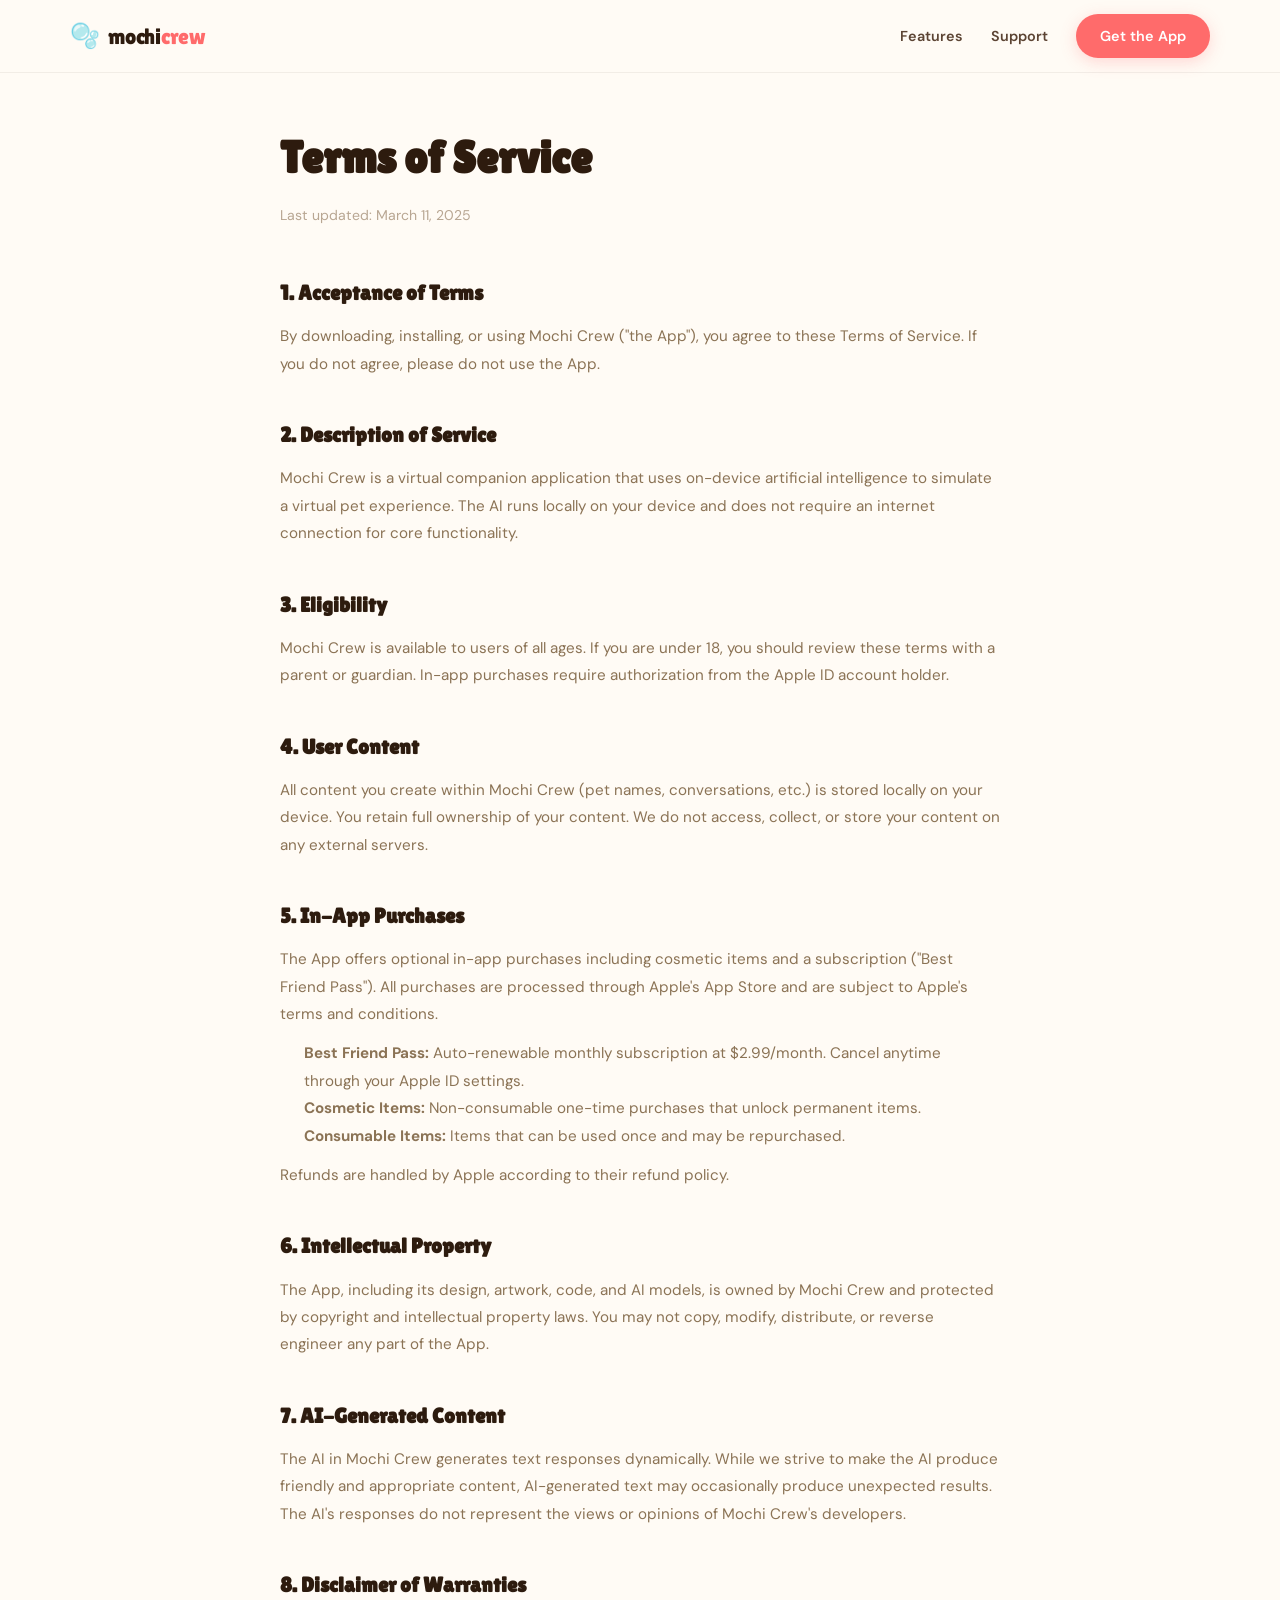
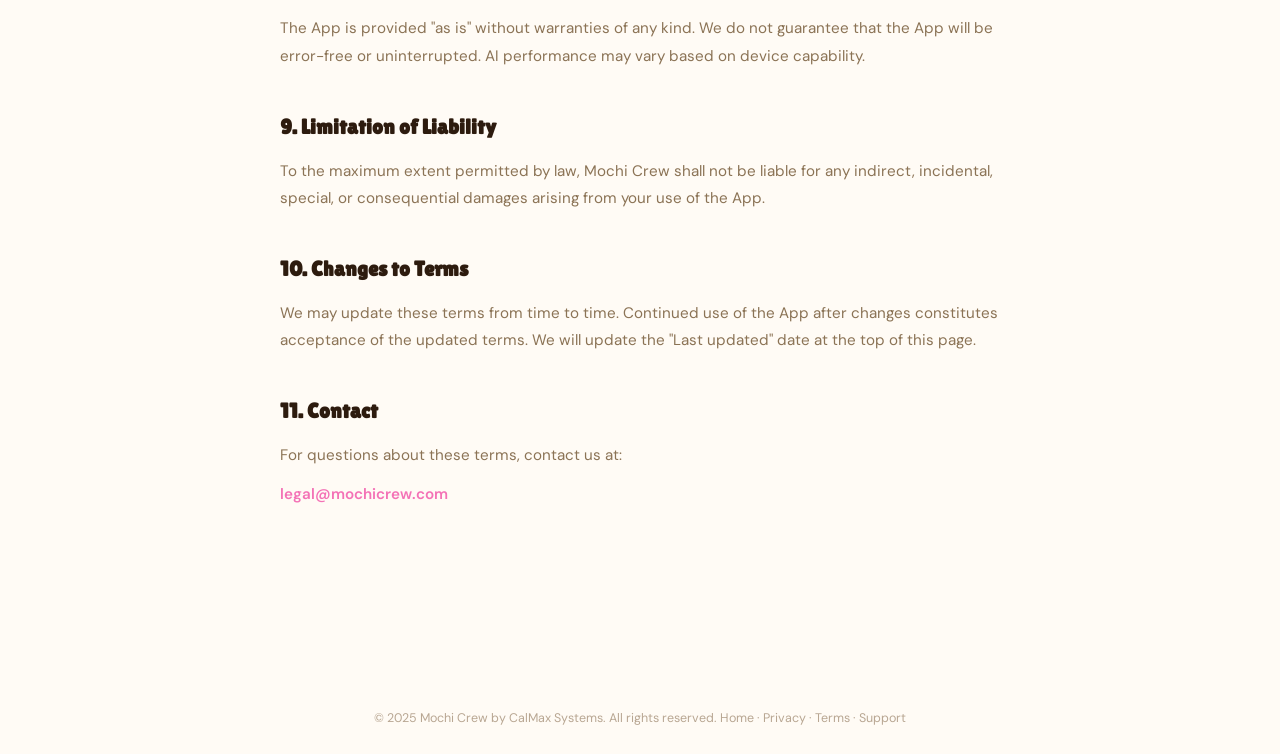
<file: terms.html>
<!DOCTYPE html>
<html lang="en">
<head>
    <meta charset="UTF-8">
    <meta name="viewport" content="width=device-width, initial-scale=1.0">
    <title>Terms of Service — Mochi Crew</title>
    <meta name="description" content="Mochi Crew Terms of Service.">
    <link rel="canonical" href="https://mochicrew.com/terms">
    <link rel="icon" type="image/png" href="/favicon.png">
    <link rel="preconnect" href="https://fonts.googleapis.com">
    <link rel="preconnect" href="https://fonts.gstatic.com" crossorigin>
    <link href="https://fonts.googleapis.com/css2?family=Lilita+One&family=DM+Sans:ital,opsz,wght@0,9..40,400;0,9..40,500;0,9..40,600;0,9..40,700;1,9..40,400&display=swap" rel="stylesheet">
    <link rel="stylesheet" href="/styles.css">
    <link rel="stylesheet" href="/legal.css">
</head>
<body>

    <nav class="nav scrolled">
        <div class="nav-inner">
            <a href="/" class="nav-logo">
                <span class="logo-icon">🫧</span><span class="logo-text">mochi<span class="logo-accent">crew</span></span>
            </a>
            <div class="nav-links">
                <a href="/#features">Features</a>
                <a href="/support.html">Support</a>
                <a href="/#download" class="nav-cta">Get the App</a>
            </div>
        </div>
    </nav>

    <main class="legal-page">
        <div class="legal-inner">
            <h1>Terms of Service</h1>
            <p class="legal-updated">Last updated: March 11, 2025</p>

            <section>
                <h2>1. Acceptance of Terms</h2>
                <p>By downloading, installing, or using Mochi Crew ("the App"), you agree to these Terms of Service. If you do not agree, please do not use the App.</p>
            </section>

            <section>
                <h2>2. Description of Service</h2>
                <p>Mochi Crew is a virtual companion application that uses on-device artificial intelligence to simulate a virtual pet experience. The AI runs locally on your device and does not require an internet connection for core functionality.</p>
            </section>

            <section>
                <h2>3. Eligibility</h2>
                <p>Mochi Crew is available to users of all ages. If you are under 18, you should review these terms with a parent or guardian. In-app purchases require authorization from the Apple ID account holder.</p>
            </section>

            <section>
                <h2>4. User Content</h2>
                <p>All content you create within Mochi Crew (pet names, conversations, etc.) is stored locally on your device. You retain full ownership of your content. We do not access, collect, or store your content on any external servers.</p>
            </section>

            <section>
                <h2>5. In-App Purchases</h2>
                <p>The App offers optional in-app purchases including cosmetic items and a subscription ("Best Friend Pass"). All purchases are processed through Apple's App Store and are subject to Apple's terms and conditions.</p>
                <ul>
                    <li><strong>Best Friend Pass:</strong> Auto-renewable monthly subscription at $2.99/month. Cancel anytime through your Apple ID settings.</li>
                    <li><strong>Cosmetic Items:</strong> Non-consumable one-time purchases that unlock permanent items.</li>
                    <li><strong>Consumable Items:</strong> Items that can be used once and may be repurchased.</li>
                </ul>
                <p>Refunds are handled by Apple according to their refund policy.</p>
            </section>

            <section>
                <h2>6. Intellectual Property</h2>
                <p>The App, including its design, artwork, code, and AI models, is owned by Mochi Crew and protected by copyright and intellectual property laws. You may not copy, modify, distribute, or reverse engineer any part of the App.</p>
            </section>

            <section>
                <h2>7. AI-Generated Content</h2>
                <p>The AI in Mochi Crew generates text responses dynamically. While we strive to make the AI produce friendly and appropriate content, AI-generated text may occasionally produce unexpected results. The AI's responses do not represent the views or opinions of Mochi Crew's developers.</p>
            </section>

            <section>
                <h2>8. Disclaimer of Warranties</h2>
                <p>The App is provided "as is" without warranties of any kind. We do not guarantee that the App will be error-free or uninterrupted. AI performance may vary based on device capability.</p>
            </section>

            <section>
                <h2>9. Limitation of Liability</h2>
                <p>To the maximum extent permitted by law, Mochi Crew shall not be liable for any indirect, incidental, special, or consequential damages arising from your use of the App.</p>
            </section>

            <section>
                <h2>10. Changes to Terms</h2>
                <p>We may update these terms from time to time. Continued use of the App after changes constitutes acceptance of the updated terms. We will update the "Last updated" date at the top of this page.</p>
            </section>

            <section>
                <h2>11. Contact</h2>
                <p>For questions about these terms, contact us at:</p>
                <p><a href="mailto:legal@mochicrew.com">legal@mochicrew.com</a></p>
            </section>
        </div>
    </main>

    <footer class="footer">
        <div class="footer-bottom">
            <p>&copy; 2025 Mochi Crew by CalMax Systems. All rights reserved. <a href="/">Home</a> &middot; <a href="/privacy.html">Privacy</a> &middot; <a href="/terms.html">Terms</a> &middot; <a href="/support.html">Support</a></p>
        </div>
    </footer>
</body>
</html>
</file>
<file: styles.css>
/* ============================================
   Mochi Crew — mochicrew.com
   Aesthetic: Candy Pop Playground
   Fonts: Lilita One (display) + DM Sans (body)
   ============================================ */

:root {
    --coral: #FF6B6B;
    --coral-soft: #FF9B9B;
    --coral-pale: #FFF0EE;
    --teal: #2DD4BF;
    --teal-deep: #14B8A6;
    --violet: #A78BFA;
    --violet-deep: #7C3AED;
    --yellow: #FBBF24;
    --yellow-soft: #FEF3C7;
    --pink: #F472B6;
    --sky: #60A5FA;
    --cream: #FFFBF5;
    --warm-white: #FFF8F2;
    --text: #2D1B0E;
    --text-mid: #5C4433;
    --text-light: #8B7355;
    --text-muted: #B8A692;
    --white: #FFFFFF;
    --shadow-sm: 0 2px 8px rgba(45, 27, 14, 0.06);
    --shadow-md: 0 8px 32px rgba(45, 27, 14, 0.08);
    --shadow-lg: 0 16px 48px rgba(45, 27, 14, 0.12);
    --shadow-glow: 0 0 40px rgba(255, 107, 107, 0.15);
    --radius: 20px;
    --radius-sm: 12px;
    --radius-lg: 28px;
    --radius-xl: 40px;
}

*, *::before, *::after { margin: 0; padding: 0; box-sizing: border-box; }

html {
    scroll-behavior: smooth;
    -webkit-font-smoothing: antialiased;
    -moz-osx-font-smoothing: grayscale;
}

body {
    font-family: 'DM Sans', sans-serif;
    color: var(--text);
    background: var(--cream);
    overflow-x: hidden;
    line-height: 1.7;
}

.container {
    max-width: 1140px;
    margin: 0 auto;
    padding: 0 24px;
}

/* ---- Background Shapes ---- */
.bg-canvas {
    position: fixed;
    inset: 0;
    z-index: 0;
    pointer-events: none;
    overflow: hidden;
}

.bg-shape {
    position: absolute;
    border-radius: 50%;
    filter: blur(100px);
    opacity: 0.35;
    animation: shapeMove 25s ease-in-out infinite;
}

.shape-1 {
    width: 600px; height: 600px;
    background: var(--coral-soft);
    top: -15%; right: -10%;
}
.shape-2 {
    width: 500px; height: 500px;
    background: var(--teal);
    bottom: -10%; left: -10%;
    animation-delay: -8s;
}
.shape-3 {
    width: 400px; height: 400px;
    background: var(--violet);
    top: 40%; left: 30%;
    animation-delay: -16s;
}

@keyframes shapeMove {
    0%, 100% { transform: translate(0, 0) scale(1); }
    33% { transform: translate(40px, -30px) scale(1.05); }
    66% { transform: translate(-30px, 40px) scale(0.95); }
}

/* ---- Navigation ---- */
.nav {
    position: fixed;
    top: 0; left: 0; right: 0;
    z-index: 100;
    padding: 14px 24px;
    transition: all 0.3s ease;
}

.nav.scrolled {
    background: rgba(255, 251, 245, 0.9);
    backdrop-filter: blur(24px);
    -webkit-backdrop-filter: blur(24px);
    box-shadow: 0 1px 0 rgba(45, 27, 14, 0.06);
}

.nav-inner {
    max-width: 1140px;
    margin: 0 auto;
    display: flex;
    align-items: center;
    gap: 32px;
}

.nav-logo {
    text-decoration: none;
    display: flex;
    align-items: center;
    gap: 8px;
    flex-shrink: 0;
}

.logo-icon { font-size: 1.5rem; }

.logo-text {
    font-family: 'Lilita One', cursive;
    font-size: 1.4rem;
    color: var(--text);
    letter-spacing: -0.01em;
}

.logo-accent { color: var(--coral); }

.nav-links {
    display: flex;
    align-items: center;
    gap: 28px;
    margin-left: auto;
}

.nav-links a {
    text-decoration: none;
    color: var(--text-mid);
    font-weight: 600;
    font-size: 0.9rem;
    transition: color 0.2s;
    position: relative;
}

.nav-links a::after {
    content: '';
    position: absolute;
    bottom: -4px;
    left: 0; right: 0;
    height: 2px;
    background: var(--coral);
    border-radius: 2px;
    transform: scaleX(0);
    transition: transform 0.25s ease;
}

.nav-links a:hover { color: var(--coral); }
.nav-links a:hover::after { transform: scaleX(1); }

.nav-cta {
    display: inline-flex;
    align-items: center;
    background: var(--coral);
    color: var(--white) !important;
    padding: 10px 24px;
    border-radius: 50px;
    font-weight: 700;
    font-size: 0.88rem;
    text-decoration: none;
    transition: all 0.25s ease;
    box-shadow: 0 4px 16px rgba(255, 107, 107, 0.25);
    white-space: nowrap;
}

.nav-cta:hover {
    transform: translateY(-1px);
    box-shadow: 0 6px 24px rgba(255, 107, 107, 0.35);
}

.nav-cta::after { display: none !important; }

.nav-mobile {
    display: none;
    flex-direction: column;
    gap: 5px;
    background: none;
    border: none;
    cursor: pointer;
    padding: 4px;
    margin-left: auto;
}

.nav-mobile span {
    display: block;
    width: 24px;
    height: 2px;
    background: var(--text);
    border-radius: 2px;
    transition: all 0.3s ease;
}

.mobile-menu {
    display: none;
    flex-direction: column;
    align-items: center;
    gap: 16px;
    padding: 20px 0;
    max-width: 1140px;
    margin: 0 auto;
}

.mobile-menu a {
    text-decoration: none;
    color: var(--text-mid);
    font-weight: 600;
    font-size: 1rem;
}

.mobile-menu.open { display: flex; }

/* ---- Hero ---- */
.hero {
    position: relative;
    z-index: 1;
    min-height: 100vh;
    display: flex;
    align-items: center;
    padding: 120px 24px 80px;
    gap: 60px;
    max-width: 1200px;
    margin: 0 auto;
}

.hero-content {
    flex: 1;
    max-width: 560px;
}

.hero-badge {
    display: inline-flex;
    align-items: center;
    gap: 6px;
    background: var(--coral-pale);
    color: var(--coral);
    padding: 6px 16px;
    border-radius: 50px;
    font-size: 0.82rem;
    font-weight: 700;
    margin-bottom: 24px;
    animation: popIn 0.5s ease-out;
}

.badge-icon { font-size: 0.9rem; }

.hero-title {
    font-family: 'Lilita One', cursive;
    font-size: clamp(2.6rem, 5.5vw, 4rem);
    line-height: 1.1;
    letter-spacing: -0.02em;
    margin-bottom: 20px;
    animation: fadeUp 0.6s ease-out 0.1s both;
}

.hero-gradient {
    background: linear-gradient(135deg, var(--coral) 0%, var(--violet) 50%, var(--teal) 100%);
    background-size: 200% 200%;
    -webkit-background-clip: text;
    -webkit-text-fill-color: transparent;
    background-clip: text;
    animation: gradientShift 6s ease-in-out infinite;
}

@keyframes gradientShift {
    0%, 100% { background-position: 0% 50%; }
    50% { background-position: 100% 50%; }
}

.hero-sub {
    font-size: 1.1rem;
    color: var(--text-light);
    line-height: 1.75;
    margin-bottom: 32px;
    animation: fadeUp 0.6s ease-out 0.2s both;
}

.hero-actions {
    display: flex;
    gap: 12px;
    flex-wrap: wrap;
    margin-bottom: 40px;
    animation: fadeUp 0.6s ease-out 0.3s both;
}

.btn {
    display: inline-flex;
    align-items: center;
    gap: 8px;
    padding: 14px 28px;
    border-radius: 50px;
    font-family: 'DM Sans', sans-serif;
    font-weight: 700;
    font-size: 0.95rem;
    text-decoration: none;
    transition: all 0.25s ease;
    cursor: pointer;
    border: none;
}

.btn-icon {
    width: 18px; height: 18px;
    flex-shrink: 0;
}

.btn-primary {
    background: var(--text);
    color: var(--white);
    box-shadow: 0 4px 20px rgba(45, 27, 14, 0.2);
}

.btn-primary:hover {
    transform: translateY(-2px);
    box-shadow: 0 8px 32px rgba(45, 27, 14, 0.25);
}

.btn-outline {
    background: transparent;
    color: var(--text);
    border: 2px solid rgba(45, 27, 14, 0.12);
}

.btn-outline:hover {
    border-color: var(--coral);
    color: var(--coral);
}

.btn-lg {
    padding: 18px 36px;
    font-size: 1.05rem;
}

/* Hero Stats */
.hero-stats {
    display: flex;
    align-items: center;
    gap: 24px;
    animation: fadeUp 0.6s ease-out 0.4s both;
}

.stat { text-align: center; }

.stat-num {
    display: block;
    font-family: 'Lilita One', cursive;
    font-size: 1.8rem;
    color: var(--coral);
    line-height: 1;
}

.stat-label {
    font-size: 0.78rem;
    font-weight: 600;
    color: var(--text-muted);
    text-transform: uppercase;
    letter-spacing: 0.04em;
}

.stat-divider {
    width: 1px;
    height: 36px;
    background: rgba(45, 27, 14, 0.1);
}

/* Hero Pets */
.hero-pets {
    flex-shrink: 0;
    position: relative;
    animation: fadeUp 0.8s ease-out 0.3s both;
}

.pet-parade {
    display: grid;
    grid-template-columns: repeat(3, 1fr);
    gap: 16px;
    max-width: 340px;
}

.pet-bubble {
    display: flex;
    flex-direction: column;
    align-items: center;
    gap: 8px;
    padding: 20px 12px 16px;
    background: rgba(255, 255, 255, 0.75);
    backdrop-filter: blur(10px);
    border-radius: var(--radius);
    border: 1px solid rgba(255, 255, 255, 0.5);
    box-shadow: var(--shadow-sm);
    transform: translateY(var(--y, 0));
    animation: petBounce 0.6s ease-out var(--delay) both, petFloat 4s ease-in-out var(--delay) infinite;
    animation-delay: var(--delay), calc(var(--delay) + 0.6s);
    cursor: default;
    transition: transform 0.3s ease, box-shadow 0.3s ease;
}

.pet-bubble:hover {
    transform: translateY(calc(var(--y, 0px) - 8px)) scale(1.05);
    box-shadow: var(--shadow-md);
}

.pet-emoji { font-size: 2.8rem; line-height: 1; }

.pet-name-tag {
    font-family: 'Lilita One', cursive;
    font-size: 0.8rem;
    color: var(--text-mid);
    letter-spacing: 0.02em;
}

@keyframes petBounce {
    0% { opacity: 0; transform: translateY(calc(var(--y, 0px) + 30px)) scale(0.8); }
    60% { transform: translateY(calc(var(--y, 0px) - 8px)) scale(1.05); }
    100% { opacity: 1; transform: translateY(var(--y, 0px)) scale(1); }
}

@keyframes petFloat {
    0%, 100% { transform: translateY(var(--y, 0px)); }
    50% { transform: translateY(calc(var(--y, 0px) - 8px)); }
}

/* ---- Diagonal Dividers ---- */
.divider {
    position: relative;
    z-index: 1;
    height: 80px;
    margin-top: -40px;
    margin-bottom: -40px;
}

.divider-1 {
    background: linear-gradient(175deg, var(--cream) 49.5%, var(--warm-white) 50.5%);
}

.divider-2 {
    background: linear-gradient(185deg, transparent 49.5%, var(--cream) 50.5%);
}

/* ---- Section Styles ---- */
.section-tag {
    display: inline-block;
    font-family: 'Lilita One', cursive;
    font-size: 0.82rem;
    color: var(--coral);
    text-transform: uppercase;
    letter-spacing: 0.1em;
    margin-bottom: 12px;
}

.section-title {
    font-family: 'Lilita One', cursive;
    font-size: clamp(1.8rem, 3.5vw, 2.8rem);
    line-height: 1.15;
    margin-bottom: 12px;
}

.section-sub {
    font-size: 1.05rem;
    color: var(--text-light);
    max-width: 480px;
    margin-bottom: 48px;
}

/* ---- Pets Section ---- */
.pets-section {
    position: relative;
    z-index: 1;
    padding: 100px 0 80px;
    background: var(--warm-white);
}

.pets-grid {
    display: grid;
    grid-template-columns: repeat(3, 1fr);
    gap: 20px;
}

.pet-card {
    position: relative;
    background: var(--white);
    border-radius: var(--radius-lg);
    padding: 32px 24px;
    text-align: center;
    overflow: hidden;
    transition: transform 0.35s ease, box-shadow 0.35s ease;
    border: 1px solid rgba(45, 27, 14, 0.04);
}

.pet-card:hover {
    transform: translateY(-6px);
    box-shadow: var(--shadow-lg);
}

.pet-card:hover .pet-card-glow {
    opacity: 1;
}

.pet-card-glow {
    position: absolute;
    inset: 0;
    background: radial-gradient(circle at 50% 0%, var(--accent), transparent 70%);
    opacity: 0;
    transition: opacity 0.4s ease;
    pointer-events: none;
    z-index: 0;
    mix-blend-mode: soft-light;
}

.pet-card-emoji {
    font-size: 3.5rem;
    line-height: 1;
    margin-bottom: 16px;
    position: relative;
    z-index: 1;
    transition: transform 0.35s ease;
}

.pet-card:hover .pet-card-emoji {
    transform: scale(1.15) rotate(-5deg);
}

.pet-card-info {
    position: relative;
    z-index: 1;
}

.pet-card-info h3 {
    font-family: 'Lilita One', cursive;
    font-size: 1.3rem;
    margin-bottom: 8px;
    color: var(--text);
}

.pet-card-info p {
    font-size: 0.88rem;
    color: var(--text-light);
    line-height: 1.6;
}

/* ---- Features Section ---- */
.features-section {
    position: relative;
    z-index: 1;
    padding: 100px 0;
}

.features-grid {
    display: grid;
    grid-template-columns: repeat(3, 1fr);
    gap: 20px;
}

.feature-card {
    background: rgba(255, 255, 255, 0.7);
    backdrop-filter: blur(12px);
    border-radius: var(--radius);
    padding: 32px 24px;
    border: 1px solid rgba(45, 27, 14, 0.04);
    transition: transform 0.3s ease, box-shadow 0.3s ease;
}

.feature-card:hover {
    transform: translateY(-4px);
    box-shadow: var(--shadow-md);
}

.feature-hero-card {
    grid-column: 1 / -1;
    display: grid;
    grid-template-columns: 1fr auto;
    gap: 40px;
    align-items: center;
    background: linear-gradient(135deg, var(--text) 0%, #3D2B1A 100%);
    color: var(--white);
    padding: 48px 40px;
    border-radius: var(--radius-lg);
}

.feature-hero-card:hover {
    transform: translateY(-4px);
    box-shadow: 0 16px 48px rgba(45, 27, 14, 0.3);
}

.feature-badge {
    display: inline-block;
    background: rgba(255, 255, 255, 0.12);
    color: var(--teal);
    padding: 4px 14px;
    border-radius: 50px;
    font-size: 0.75rem;
    font-weight: 700;
    text-transform: uppercase;
    letter-spacing: 0.06em;
    margin-bottom: 16px;
}

.feature-hero-card h3 {
    font-family: 'Lilita One', cursive;
    font-size: 1.8rem;
    margin-bottom: 12px;
}

.feature-hero-card p {
    font-size: 1rem;
    color: rgba(255, 255, 255, 0.7);
    line-height: 1.7;
    max-width: 480px;
}

.feature-icon {
    font-size: 2rem;
    margin-bottom: 16px;
    display: block;
}

.feature-card h3 {
    font-family: 'Lilita One', cursive;
    font-size: 1.15rem;
    margin-bottom: 8px;
}

.feature-card p {
    font-size: 0.88rem;
    color: var(--text-light);
    line-height: 1.65;
}

/* AI Chip Visual */
.feature-visual {
    width: 160px;
    height: 160px;
    display: flex;
    align-items: center;
    justify-content: center;
    flex-shrink: 0;
}

.ai-chip {
    position: relative;
    width: 120px;
    height: 120px;
}

.chip-core {
    position: absolute;
    inset: 35%;
    background: var(--teal);
    border-radius: 8px;
    box-shadow: 0 0 30px rgba(45, 212, 191, 0.4);
    animation: chipPulse 2s ease-in-out infinite;
}

.chip-ring {
    position: absolute;
    border: 1.5px solid rgba(45, 212, 191, 0.2);
    border-radius: 12px;
    animation: chipSpin 12s linear infinite;
}

.ring-1 { inset: 20%; animation-duration: 10s; }
.ring-2 { inset: 8%; animation-duration: 15s; animation-direction: reverse; }
.ring-3 { inset: -4%; animation-duration: 20s; border-style: dashed; }

@keyframes chipPulse {
    0%, 100% { box-shadow: 0 0 30px rgba(45, 212, 191, 0.4); }
    50% { box-shadow: 0 0 50px rgba(45, 212, 191, 0.6); }
}

@keyframes chipSpin {
    from { transform: rotate(0deg); }
    to { transform: rotate(360deg); }
}

/* ---- Games Section ---- */
.games-section {
    position: relative;
    z-index: 1;
    padding: 100px 0;
    background: var(--warm-white);
}

.games-scroll {
    display: flex;
    flex-wrap: wrap;
    gap: 12px;
}

.game-pill {
    display: inline-flex;
    align-items: center;
    gap: 10px;
    padding: 14px 24px;
    background: var(--white);
    border-radius: 50px;
    border: 2px solid rgba(45, 27, 14, 0.04);
    font-weight: 600;
    font-size: 0.92rem;
    color: var(--text-mid);
    transition: all 0.3s ease;
    cursor: default;
}

.game-pill:hover {
    border-color: var(--pill-color);
    background: var(--white);
    transform: translateY(-3px);
    box-shadow: 0 8px 24px rgba(0, 0, 0, 0.06);
}

.game-icon { font-size: 1.3rem; }

/* ---- How Section ---- */
.how-section {
    position: relative;
    z-index: 1;
    padding: 100px 0;
}

.steps-row {
    display: flex;
    align-items: flex-start;
    gap: 0;
}

.step-card {
    flex: 1;
    text-align: center;
    padding: 0 24px;
}

.step-num {
    width: 60px;
    height: 60px;
    background: linear-gradient(135deg, var(--coral), var(--violet));
    color: var(--white);
    border-radius: 50%;
    display: flex;
    align-items: center;
    justify-content: center;
    font-family: 'Lilita One', cursive;
    font-size: 1.6rem;
    margin: 0 auto 20px;
    box-shadow: 0 4px 20px rgba(255, 107, 107, 0.25);
}

.step-card h3 {
    font-family: 'Lilita One', cursive;
    font-size: 1.15rem;
    margin-bottom: 8px;
}

.step-card p {
    font-size: 0.9rem;
    color: var(--text-light);
    line-height: 1.6;
}

.step-arrow {
    font-size: 1.5rem;
    color: var(--coral-soft);
    margin-top: 18px;
    flex-shrink: 0;
    font-weight: 300;
}

/* ---- CTA Section ---- */
.cta-section {
    position: relative;
    z-index: 1;
    padding: 60px 0 100px;
}

.cta-card {
    background: linear-gradient(135deg, var(--coral) 0%, var(--violet-deep) 100%);
    border-radius: var(--radius-xl);
    padding: 64px 40px;
    text-align: center;
    color: var(--white);
    position: relative;
    overflow: hidden;
}

.cta-card::before {
    content: '';
    position: absolute;
    inset: 0;
    background: radial-gradient(circle at 30% 20%, rgba(255,255,255,0.15), transparent 60%);
    pointer-events: none;
}

.cta-pets {
    display: flex;
    justify-content: center;
    gap: 12px;
    margin-bottom: 28px;
}

.cta-pets span {
    font-size: 2.5rem;
    display: inline-block;
    animation: ctaPetBob 2s ease-in-out infinite;
    animation-delay: calc(var(--i) * 0.15s);
}

@keyframes ctaPetBob {
    0%, 100% { transform: translateY(0); }
    50% { transform: translateY(-10px); }
}

.cta-card h2 {
    font-family: 'Lilita One', cursive;
    font-size: clamp(1.8rem, 4vw, 2.8rem);
    margin-bottom: 12px;
    position: relative;
}

.cta-card p {
    font-size: 1.05rem;
    opacity: 0.85;
    margin-bottom: 32px;
    position: relative;
}

.cta-card .btn-primary {
    background: var(--white);
    color: var(--text);
    box-shadow: 0 4px 24px rgba(0, 0, 0, 0.15);
    position: relative;
}

.cta-card .btn-primary:hover {
    box-shadow: 0 8px 40px rgba(0, 0, 0, 0.2);
}

.cta-note {
    display: block;
    margin-top: 16px;
    font-size: 0.78rem;
    opacity: 0.6;
    position: relative;
}

/* ---- Footer ---- */
.footer {
    position: relative;
    z-index: 1;
    background: var(--white);
    border-top: 1px solid rgba(45, 27, 14, 0.05);
    padding: 60px 24px 24px;
}

.footer-inner {
    max-width: 1140px;
    margin: 0 auto;
    display: flex;
    justify-content: space-between;
    gap: 60px;
    padding-bottom: 40px;
    border-bottom: 1px solid rgba(45, 27, 14, 0.05);
}

.footer-brand p {
    color: var(--text-muted);
    font-size: 0.88rem;
    margin-top: 8px;
}

.footer-links {
    display: flex;
    gap: 60px;
}

.footer-col {
    display: flex;
    flex-direction: column;
    gap: 10px;
}

.footer-col h4 {
    font-family: 'Lilita One', cursive;
    font-size: 0.85rem;
    text-transform: uppercase;
    letter-spacing: 0.06em;
    color: var(--text);
    margin-bottom: 4px;
}

.footer-col a {
    text-decoration: none;
    color: var(--text-light);
    font-size: 0.88rem;
    font-weight: 500;
    transition: color 0.2s;
}

.footer-col a:hover { color: var(--coral); }

.footer-bottom {
    max-width: 1140px;
    margin: 0 auto;
    padding-top: 20px;
    text-align: center;
}

.footer-bottom p {
    font-size: 0.78rem;
    color: var(--text-muted);
}

/* ---- Animations ---- */
@keyframes fadeUp {
    from { opacity: 0; transform: translateY(28px); }
    to { opacity: 1; transform: translateY(0); }
}

@keyframes popIn {
    0% { opacity: 0; transform: scale(0.8); }
    60% { transform: scale(1.05); }
    100% { opacity: 1; transform: scale(1); }
}

.fade-in {
    opacity: 0;
    transform: translateY(28px);
    transition: opacity 0.6s ease-out, transform 0.6s ease-out;
}

.fade-in.visible {
    opacity: 1;
    transform: translateY(0);
}

/* ---- Responsive ---- */
@media (max-width: 960px) {
    .hero {
        flex-direction: column;
        text-align: center;
        padding-top: 110px;
        gap: 48px;
    }

    .hero-content { max-width: 100%; }
    .hero-actions { justify-content: center; }
    .hero-stats { justify-content: center; }
    .section-sub { margin-left: auto; margin-right: auto; }

    .pet-parade {
        max-width: 280px;
        margin: 0 auto;
    }

    .pets-grid { grid-template-columns: repeat(2, 1fr); }
    .features-grid { grid-template-columns: repeat(2, 1fr); }

    .feature-hero-card {
        grid-column: 1 / -1;
        grid-template-columns: 1fr;
        text-align: center;
    }

    .feature-hero-card p { max-width: 100%; }
    .feature-visual { margin: 0 auto; }

    .steps-row {
        flex-direction: column;
        align-items: center;
        gap: 24px;
    }

    .step-arrow {
        transform: rotate(90deg);
        margin-top: 0;
    }

    .footer-inner {
        flex-direction: column;
        gap: 40px;
    }
}

@media (max-width: 640px) {
    .nav-links { display: none; }
    .nav > .nav-cta { display: none; }
    .nav-inner > .nav-cta { display: none; }
    .nav-mobile { display: flex; }

    .hero-title {
        font-size: clamp(2.2rem, 8vw, 3rem);
    }

    .pets-grid { grid-template-columns: 1fr; }
    .features-grid { grid-template-columns: 1fr; }

    .feature-hero-card {
        padding: 36px 24px;
    }

    .pet-parade {
        grid-template-columns: repeat(3, 1fr);
        max-width: 260px;
        gap: 10px;
    }

    .pet-bubble { padding: 14px 8px 12px; }
    .pet-emoji { font-size: 2rem; }

    .cta-card { padding: 48px 24px; }
    .cta-pets span { font-size: 2rem; }

    .footer-links {
        gap: 32px;
        flex-wrap: wrap;
    }

    .games-scroll { gap: 8px; }
    .game-pill {
        padding: 10px 18px;
        font-size: 0.85rem;
    }
}
</file>
<file: legal.css>
/* Legal pages & Support page styles */

.legal-page {
    position: relative;
    z-index: 1;
    min-height: 100vh;
    padding: 120px 24px 80px;
}

.legal-inner {
    max-width: 720px;
    margin: 0 auto;
}

.legal-page h1 {
    font-family: 'Lilita One', sans-serif;
    font-size: clamp(2rem, 4vw, 2.8rem);
    font-weight: 900;
    margin-bottom: 8px;
}

.legal-updated {
    color: var(--text-muted);
    font-size: 0.88rem;
    margin-bottom: 48px;
}

.support-intro {
    color: var(--text-light);
    font-size: 1.05rem;
    margin-bottom: 48px;
    line-height: 1.7;
}

.legal-page section {
    margin-bottom: 40px;
}

.legal-page section h2 {
    font-family: 'Lilita One', sans-serif;
    font-size: 1.3rem;
    font-weight: 800;
    margin-bottom: 12px;
    color: var(--text);
}

.legal-page section p {
    font-size: 0.95rem;
    color: var(--text-light);
    line-height: 1.8;
    margin-bottom: 12px;
}

.legal-page section ul {
    list-style: none;
    padding: 0;
    margin-bottom: 12px;
}

.legal-page section ul li {
    position: relative;
    padding-left: 24px;
    font-size: 0.95rem;
    color: var(--text-light);
    line-height: 1.8;
}

.legal-page section ul li::before {
    content: '';
    position: absolute;
    left: 0;
    top: 11px;
    width: 8px;
    height: 8px;
    background: var(--pink-soft);
    border-radius: 50%;
}

.legal-page a {
    color: var(--pink);
    text-decoration: none;
    font-weight: 600;
    transition: opacity 0.2s;
}

.legal-page a:hover {
    opacity: 0.8;
}

/* FAQ styles */
.faq-section {
    margin-bottom: 60px !important;
}

.faq-item {
    background: rgba(255, 255, 255, 0.6);
    backdrop-filter: blur(10px);
    -webkit-backdrop-filter: blur(10px);
    border-radius: var(--radius-sm);
    padding: 24px 28px;
    margin-bottom: 12px;
    border: 1px solid rgba(74, 55, 40, 0.05);
    transition: transform 0.2s, box-shadow 0.2s;
}

.faq-item:hover {
    transform: translateY(-1px);
    box-shadow: var(--shadow-soft);
}

.faq-item h3 {
    font-family: 'DM Sans', sans-serif;
    font-size: 1rem;
    font-weight: 800;
    margin-bottom: 8px;
    color: var(--text);
}

.faq-item p {
    font-size: 0.9rem !important;
    margin-bottom: 0 !important;
}

/* Contact section */
.contact-section {
    background: rgba(255, 255, 255, 0.6);
    backdrop-filter: blur(10px);
    border-radius: var(--radius);
    padding: 40px;
    text-align: center;
    border: 1px solid rgba(74, 55, 40, 0.05);
}

.contact-section h2 {
    text-align: center;
}

.contact-section p {
    text-align: center;
    max-width: 500px;
    margin: 0 auto 24px !important;
}

.contact-btn {
    display: inline-flex !important;
    text-decoration: none !important;
    color: white !important;
}

/* Footer overrides for legal pages */
.legal-page ~ .footer {
    background: transparent;
    border-top: none;
}

.footer-bottom a {
    color: var(--text-muted);
    text-decoration: none;
    transition: color 0.2s;
}

.footer-bottom a:hover {
    color: var(--pink);
}
</file>
